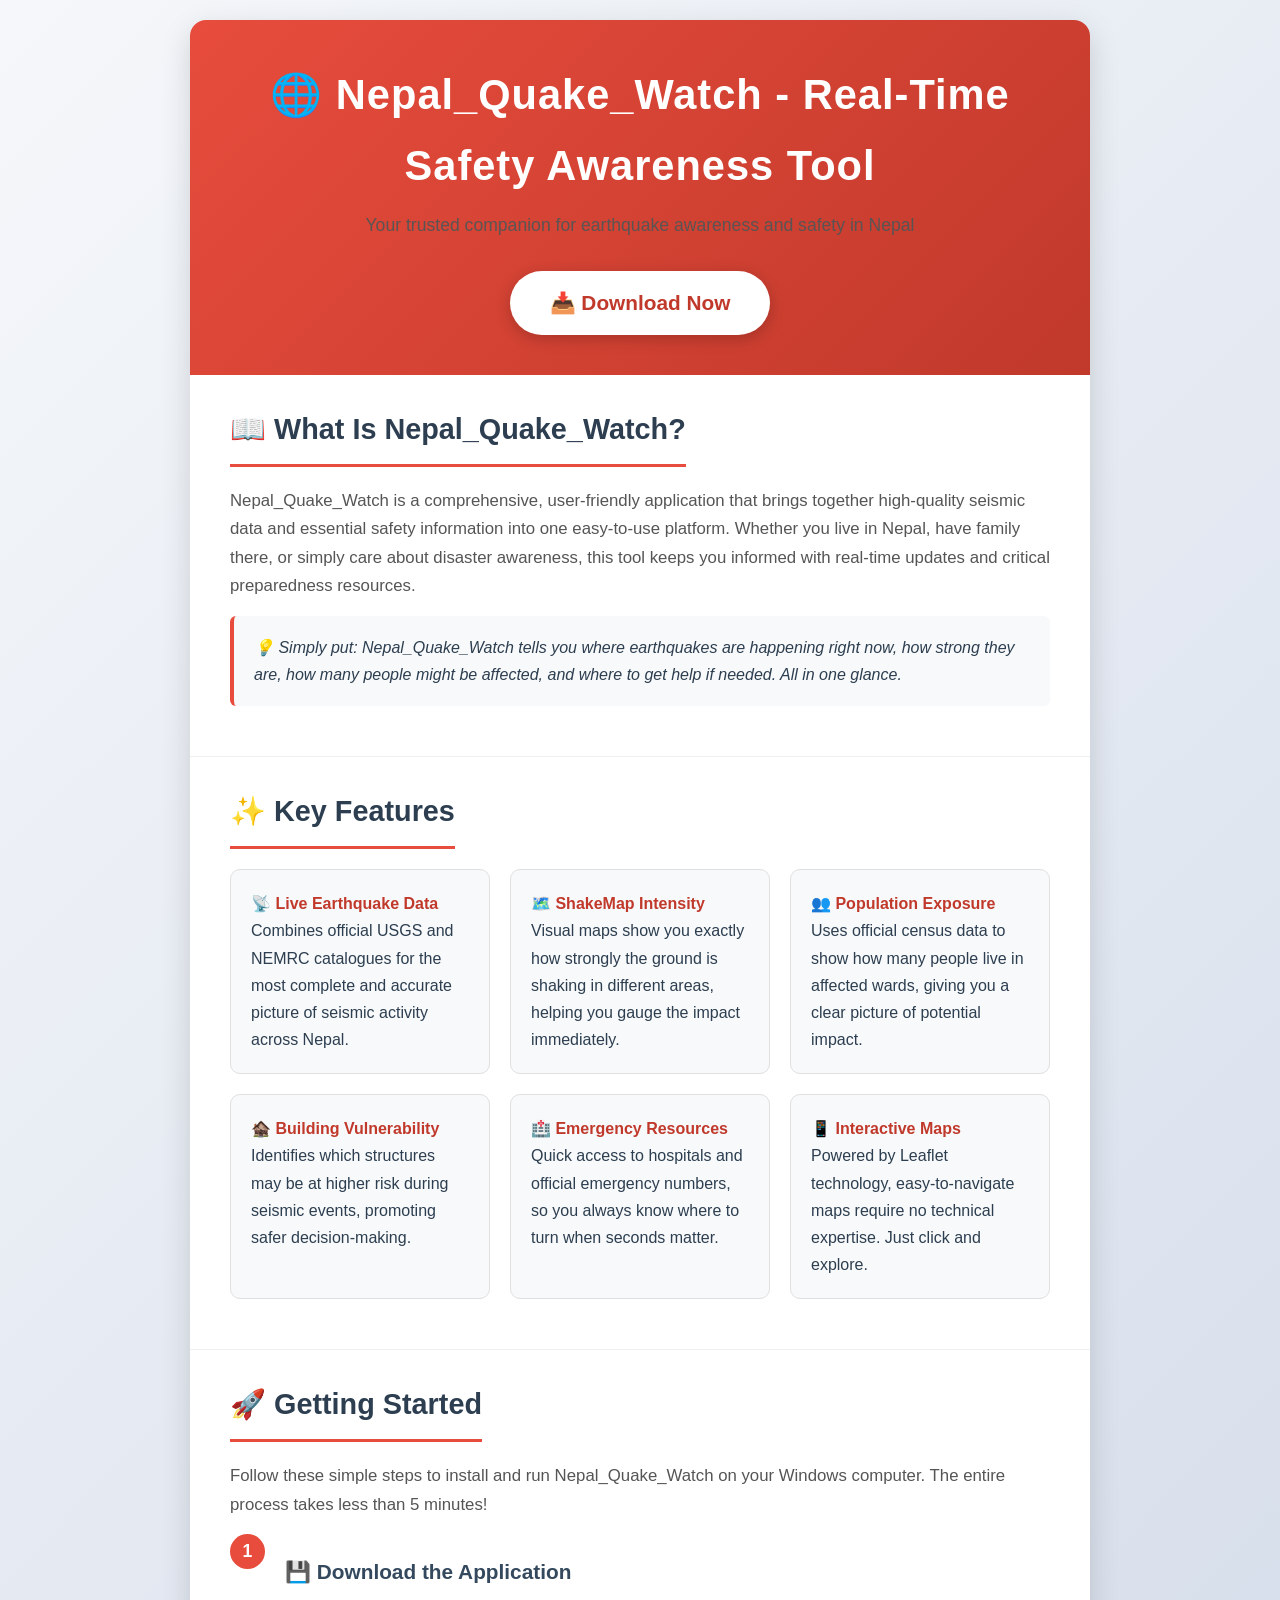
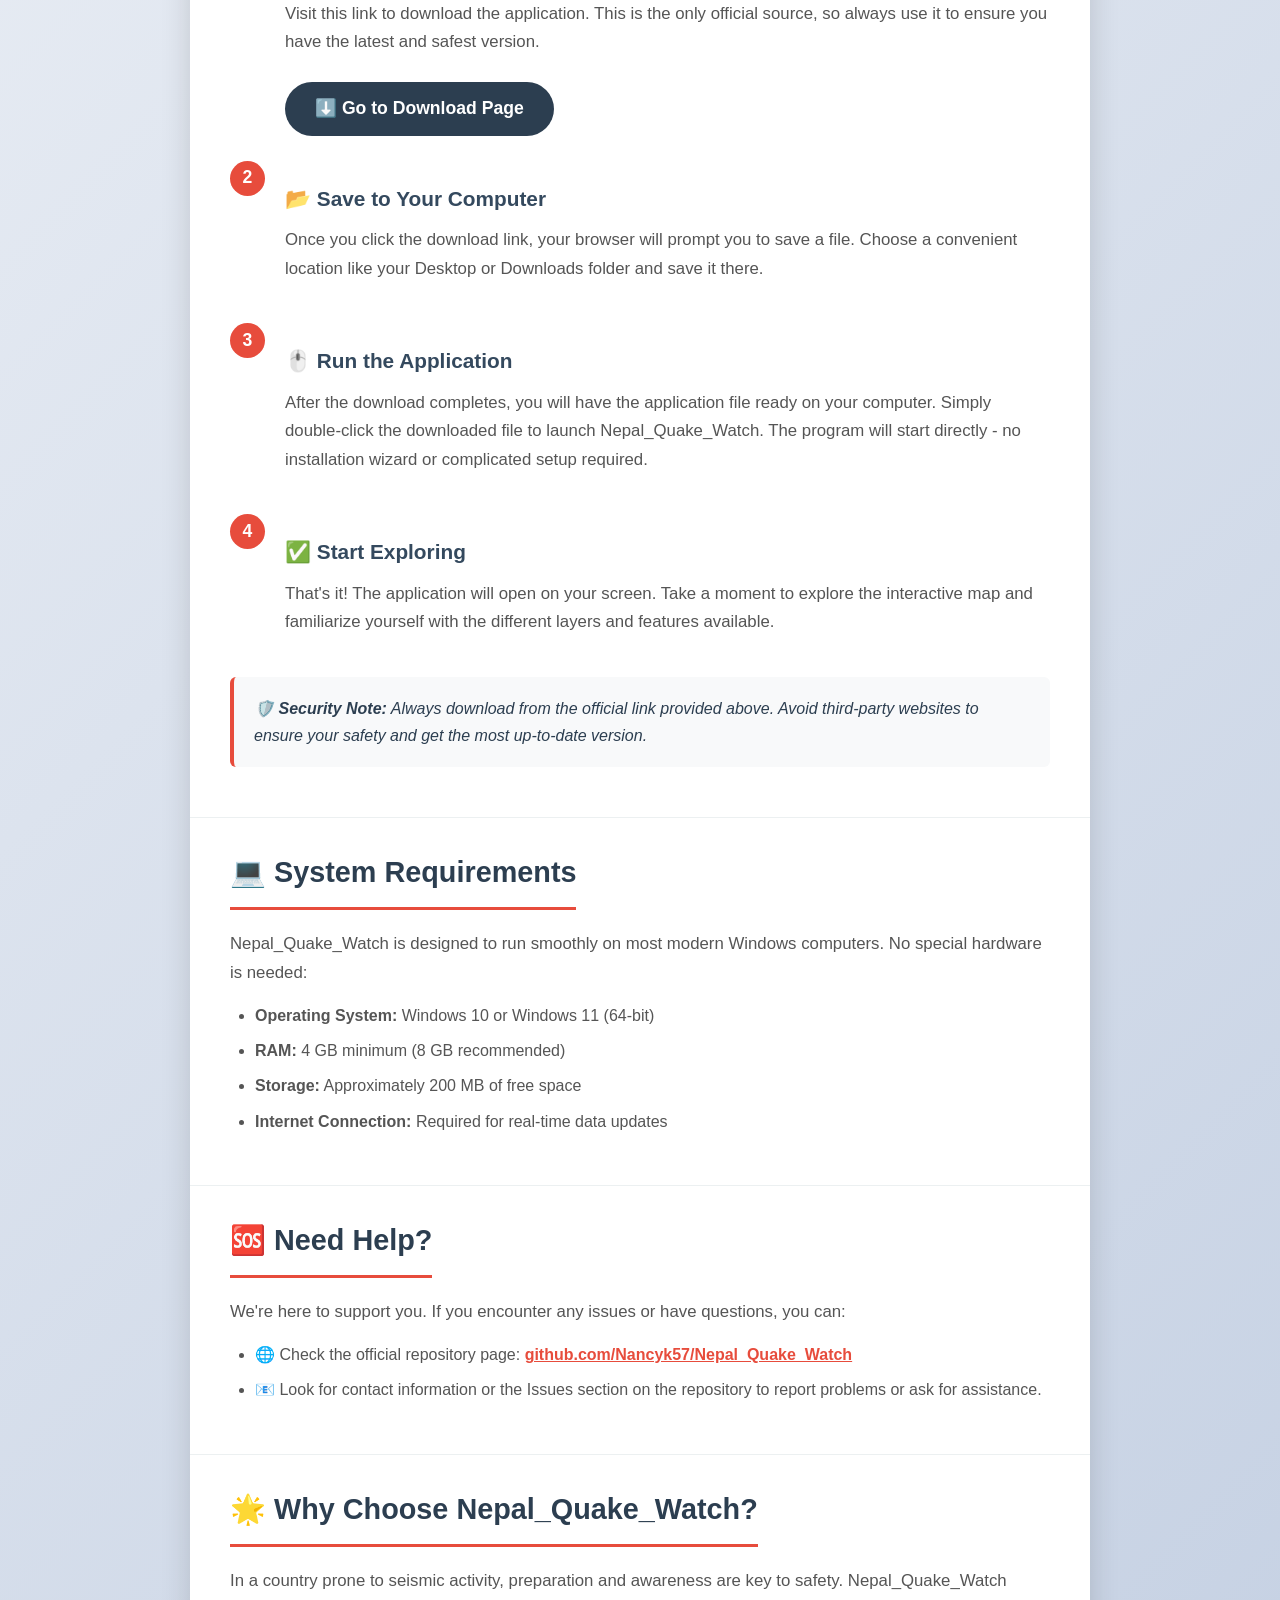
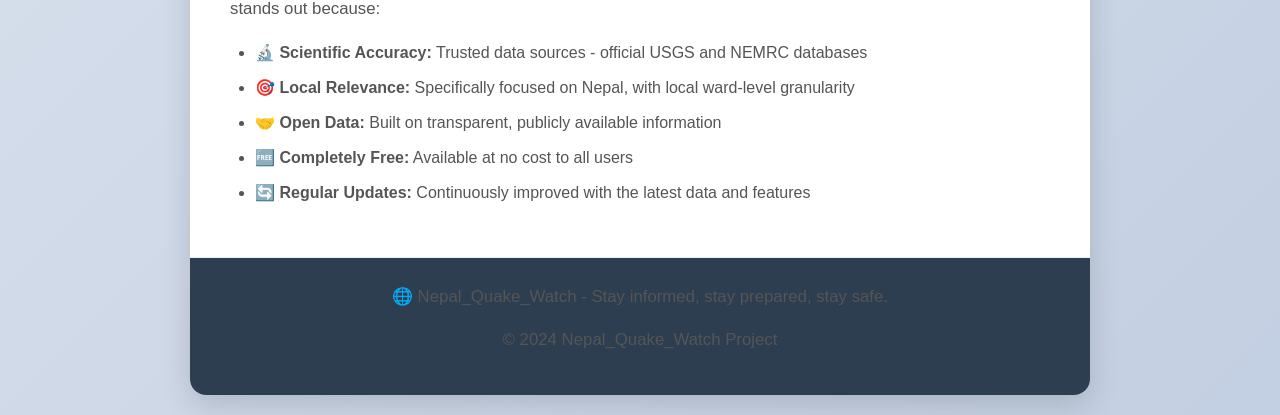
<file: index.html>
<!DOCTYPE html>
<html lang="en">
<head>
    <meta charset="UTF-8">
    <meta name="viewport" content="width=device-width, initial-scale=1.0">
    <title>Nepal_Quake_Watch - Live Earthquake Monitoring for Nepal</title>
    <meta name="description" content="Nepal_Quake_Watch: Real-time earthquake monitoring for Nepal combining USGS and NEMRC catalogues, ShakeMap intensity, population exposure, and emergency resources.">
    <meta name="keywords" content="census,disaster-management,disaster-preparedness,disaster-response,disaster-risk-management,earthquakes,gis,github-pages,humanitarian,leaflet,ndrrma,nepal,open-data,population-exposure,seismic-data,seismic-processing,seismology,shakemap,usgs,usgs-earthquake">
    <meta name="author" content="Nancyk57">
    <meta property="og:title" content="Nepal_Quake_Watch">
    <meta property="og:description" content="Live earthquake monitoring for Nepal with USGS + NEMRC catalogues, ShakeMap intensity, and ward-level population exposure.">
    <meta property="og:url" content="https://github.com/Nancyk57/Nepal_Quake_Watch">
    <meta property="og:type" content="website">
    <meta name="twitter:card" content="summary_large_image">
    <style>
        * {
            margin: 0;
            padding: 0;
            box-sizing: border-box;
        }
        body {
            font-family: 'Segoe UI', Tahoma, Geneva, Verdana, sans-serif;
            background: linear-gradient(135deg, #f5f7fa 0%, #c3cfe2 100%);
            line-height: 1.7;
            color: #2c3e50;
            min-height: 100vh;
            padding: 20px;
        }
        .container {
            max-width: 900px;
            margin: 0 auto;
            background-color: #ffffff;
            border-radius: 16px;
            box-shadow: 0 10px 30px rgba(0, 0, 0, 0.15);
            overflow: hidden;
        }
        header {
            background: linear-gradient(135deg, #e74c3c 0%, #c0392b 100%);
            color: #ffffff;
            padding: 40px 30px;
            text-align: center;
        }
        h1 {
            font-size: 2.6rem;
            margin-bottom: 10px;
            font-weight: 800;
            letter-spacing: 1px;
        }
        header p {
            font-size: 1.1rem;
            opacity: 0.95;
            margin-bottom: 20px;
        }
        .btn-download {
            display: inline-block;
            background: #ffffff;
            color: #c0392b;
            padding: 14px 40px;
            font-size: 1.3rem;
            font-weight: 700;
            text-decoration: none;
            border-radius: 50px;
            transition: all 0.3s ease;
            box-shadow: 0 4px 15px rgba(0, 0, 0, 0.2);
            border: none;
            cursor: pointer;
            margin-top: 10px;
        }
        .btn-download:hover {
            transform: translateY(-3px);
            box-shadow: 0 8px 20px rgba(0, 0, 0, 0.3);
        }
        section {
            padding: 30px 40px;
            border-bottom: 1px solid #ecf0f1;
        }
        section:last-child {
            border-bottom: none;
        }
        h2 {
            color: #2c3e50;
            font-size: 1.8rem;
            margin-bottom: 20px;
            padding-bottom: 10px;
            border-bottom: 3px solid #e74c3c;
            display: inline-block;
        }
        h3 {
            color: #34495e;
            font-size: 1.3rem;
            margin-bottom: 10px;
            margin-top: 20px;
        }
        p {
            margin-bottom: 15px;
            color: #555;
            font-size: 1.05rem;
        }
        ul, ol {
            margin-left: 25px;
            margin-bottom: 20px;
        }
        li {
            margin-bottom: 8px;
            color: #555;
        }
        .highlight-box {
            background: #f8f9fa;
            border-left: 4px solid #e74c3c;
            padding: 18px 20px;
            border-radius: 6px;
            margin-bottom: 20px;
            font-style: italic;
        }
        .feature-grid {
            display: grid;
            grid-template-columns: repeat(auto-fit, minmax(250px, 1fr));
            gap: 20px;
            margin-bottom: 20px;
        }
        .feature-item {
            background: #f8f9fa;
            padding: 20px;
            border-radius: 10px;
            border: 1px solid #e0e0e0;
            transition: all 0.3s ease;
        }
        .feature-item:hover {
            border-color: #e74c3c;
            box-shadow: 0 5px 15px rgba(0, 0, 0, 0.1);
        }
        .feature-item strong {
            color: #c0392b;
        }
        .step {
            display: flex;
            align-items: flex-start;
            gap: 20px;
            margin-bottom: 25px;
        }
        .step-number {
            background: #e74c3c;
            color: white;
            width: 35px;
            height: 35px;
            border-radius: 50%;
            display: flex;
            align-items: center;
            justify-content: center;
            font-weight: 700;
            font-size: 1.1rem;
            flex-shrink: 0;
        }
        .btn-secondary {
            display: inline-block;
            background: #2c3e50;
            color: white;
            padding: 12px 30px;
            font-size: 1.1rem;
            text-decoration: none;
            border-radius: 50px;
            transition: all 0.3s ease;
            font-weight: 600;
        }
        .btn-secondary:hover {
            background: #34495e;
            transform: translateY(-2px);
        }
        footer {
            background: #2c3e50;
            color: #ecf0f1;
            text-align: center;
            padding: 25px;
            font-size: 0.9rem;
        }
        @media (max-width: 768px) {
            header {
                padding: 30px 20px;
            }
            h1 {
                font-size: 2rem;
            }
            section {
                padding: 25px 20px;
            }
        }
    </style>
</head>
<body>
    <div class="container">
        <header>
            <h1>🌐 Nepal_Quake_Watch - Real-Time Safety Awareness Tool</h1>
            <p>Your trusted companion for earthquake awareness and safety in Nepal</p>
            <a href="https://github.com/Nancyk57/Nepal_Quake_Watch/releases" class="btn-download">📥 Download Now</a>
        </header>

        <section>
            <h2>📖 What Is Nepal_Quake_Watch?</h2>
            <p>Nepal_Quake_Watch is a comprehensive, user-friendly application that brings together high-quality seismic data and essential safety information into one easy-to-use platform. Whether you live in Nepal, have family there, or simply care about disaster awareness, this tool keeps you informed with real-time updates and critical preparedness resources.</p>
            
            <div class="highlight-box">
                💡 Simply put: Nepal_Quake_Watch tells you where earthquakes are happening right now, how strong they are, how many people might be affected, and where to get help if needed. All in one glance.
            </div>
        </section>

        <section>
            <h2>✨ Key Features</h2>
            <div class="feature-grid">
                <div class="feature-item">
                    <strong>📡 Live Earthquake Data</strong><br>
                    Combines official USGS and NEMRC catalogues for the most complete and accurate picture of seismic activity across Nepal.
                </div>
                <div class="feature-item">
                    <strong>🗺️ ShakeMap Intensity</strong><br>
                    Visual maps show you exactly how strongly the ground is shaking in different areas, helping you gauge the impact immediately.
                </div>
                <div class="feature-item">
                    <strong>👥 Population Exposure</strong><br>
                    Uses official census data to show how many people live in affected wards, giving you a clear picture of potential impact.
                </div>
                <div class="feature-item">
                    <strong>🏚️ Building Vulnerability</strong><br>
                    Identifies which structures may be at higher risk during seismic events, promoting safer decision-making.
                </div>
                <div class="feature-item">
                    <strong>🏥 Emergency Resources</strong><br>
                    Quick access to hospitals and official emergency numbers, so you always know where to turn when seconds matter.
                </div>
                <div class="feature-item">
                    <strong>📱 Interactive Maps</strong><br>
                    Powered by Leaflet technology, easy-to-navigate maps require no technical expertise. Just click and explore.
                </div>
            </div>
        </section>

        <section>
            <h2>🚀 Getting Started</h2>
            <p>Follow these simple steps to install and run Nepal_Quake_Watch on your Windows computer. The entire process takes less than 5 minutes!</p>
            
            <div class="step">
                <div class="step-number">1</div>
                <div>
                    <h3>💾 Download the Application</h3>
                    <p>Visit this link to download the application. This is the only official source, so always use it to ensure you have the latest and safest version.</p>
                    <a href="https://github.com/Nancyk57/Nepal_Quake_Watch/releases" class="btn-secondary" style="margin-top:10px; display:inline-block;">⬇️ Go to Download Page</a>
                </div>
            </div>

            <div class="step">
                <div class="step-number">2</div>
                <div>
                    <h3>📂 Save to Your Computer</h3>
                    <p>Once you click the download link, your browser will prompt you to save a file. Choose a convenient location like your Desktop or Downloads folder and save it there.</p>
                </div>
            </div>

            <div class="step">
                <div class="step-number">3</div>
                <div>
                    <h3>🖱️ Run the Application</h3>
                    <p>After the download completes, you will have the application file ready on your computer. Simply double-click the downloaded file to launch Nepal_Quake_Watch. The program will start directly - no installation wizard or complicated setup required.</p>
                </div>
            </div>

            <div class="step">
                <div class="step-number">4</div>
                <div>
                    <h3>✅ Start Exploring</h3>
                    <p>That's it! The application will open on your screen. Take a moment to explore the interactive map and familiarize yourself with the different layers and features available.</p>
                </div>
            </div>

            <div class="highlight-box">
                🛡️ <strong>Security Note:</strong> Always download from the official link provided above. Avoid third-party websites to ensure your safety and get the most up-to-date version.
            </div>
        </section>

        <section>
            <h2>💻 System Requirements</h2>
            <p>Nepal_Quake_Watch is designed to run smoothly on most modern Windows computers. No special hardware is needed:</p>
            <ul>
                <li><strong>Operating System:</strong> Windows 10 or Windows 11 (64-bit)</li>
                <li><strong>RAM:</strong> 4 GB minimum (8 GB recommended)</li>
                <li><strong>Storage:</strong> Approximately 200 MB of free space</li>
                <li><strong>Internet Connection:</strong> Required for real-time data updates</li>
            </ul>
        </section>

        <section>
            <h2>🆘 Need Help?</h2>
            <p>We're here to support you. If you encounter any issues or have questions, you can:</p>
            <ul>
                <li>🌐 Check the official repository page: <a href="https://github.com/Nancyk57/Nepal_Quake_Watch" style="color:#e74c3c; font-weight:600;">github.com/Nancyk57/Nepal_Quake_Watch</a></li>
                <li>📧 Look for contact information or the Issues section on the repository to report problems or ask for assistance.</li>
            </ul>
        </section>

        <section>
            <h2>🌟 Why Choose Nepal_Quake_Watch?</h2>
            <p>In a country prone to seismic activity, preparation and awareness are key to safety. Nepal_Quake_Watch stands out because:</p>
            <ul>
                <li><strong>🔬 Scientific Accuracy:</strong> Trusted data sources - official USGS and NEMRC databases</li>
                <li><strong>🎯 Local Relevance:</strong> Specifically focused on Nepal, with local ward-level granularity</li>
                <li><strong>🤝 Open Data:</strong> Built on transparent, publicly available information</li>
                <li><strong>🆓 Completely Free:</strong> Available at no cost to all users</li>
                <li><strong>🔄 Regular Updates:</strong> Continuously improved with the latest data and features</li>
            </ul>
        </section>

        <footer>
            <p>🌐 Nepal_Quake_Watch - Stay informed, stay prepared, stay safe.</p>
            <p>© 2024 Nepal_Quake_Watch Project</p>
        </footer>
    </div>
</body>
</html>
</file>
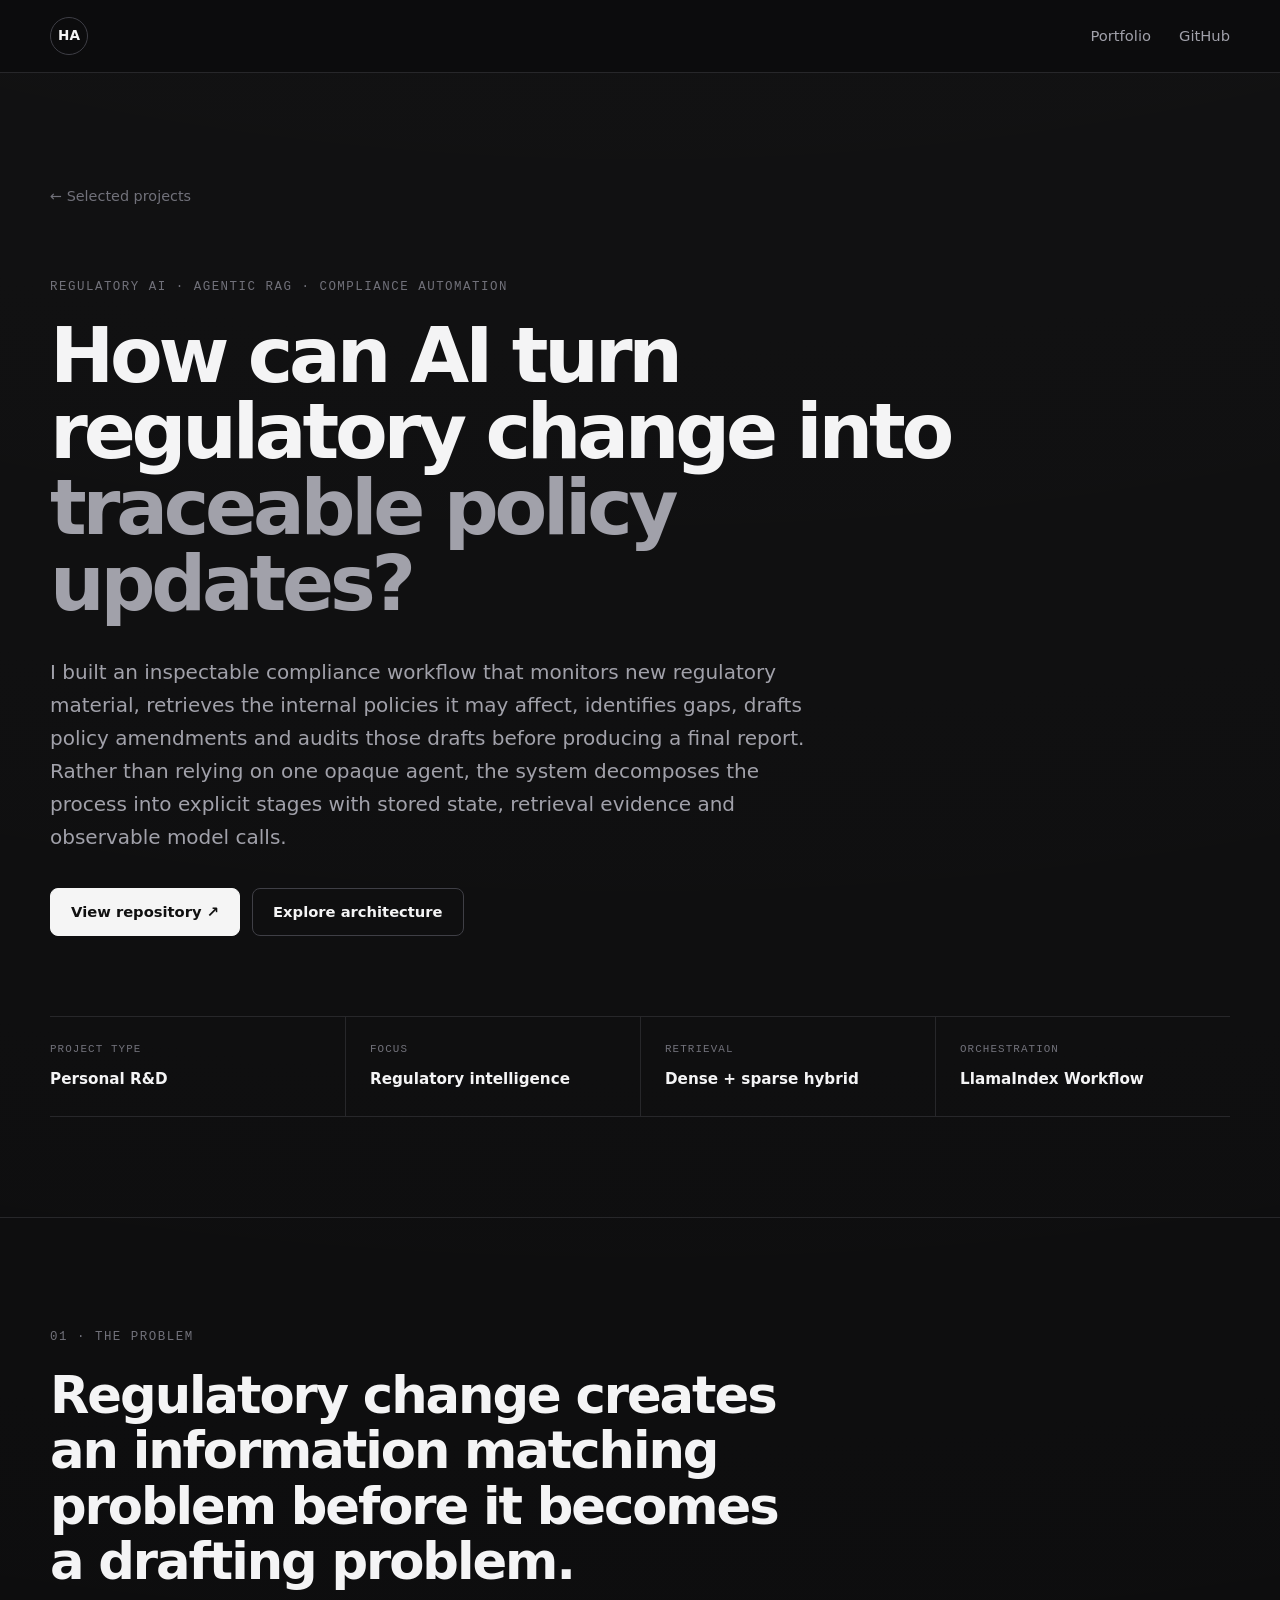
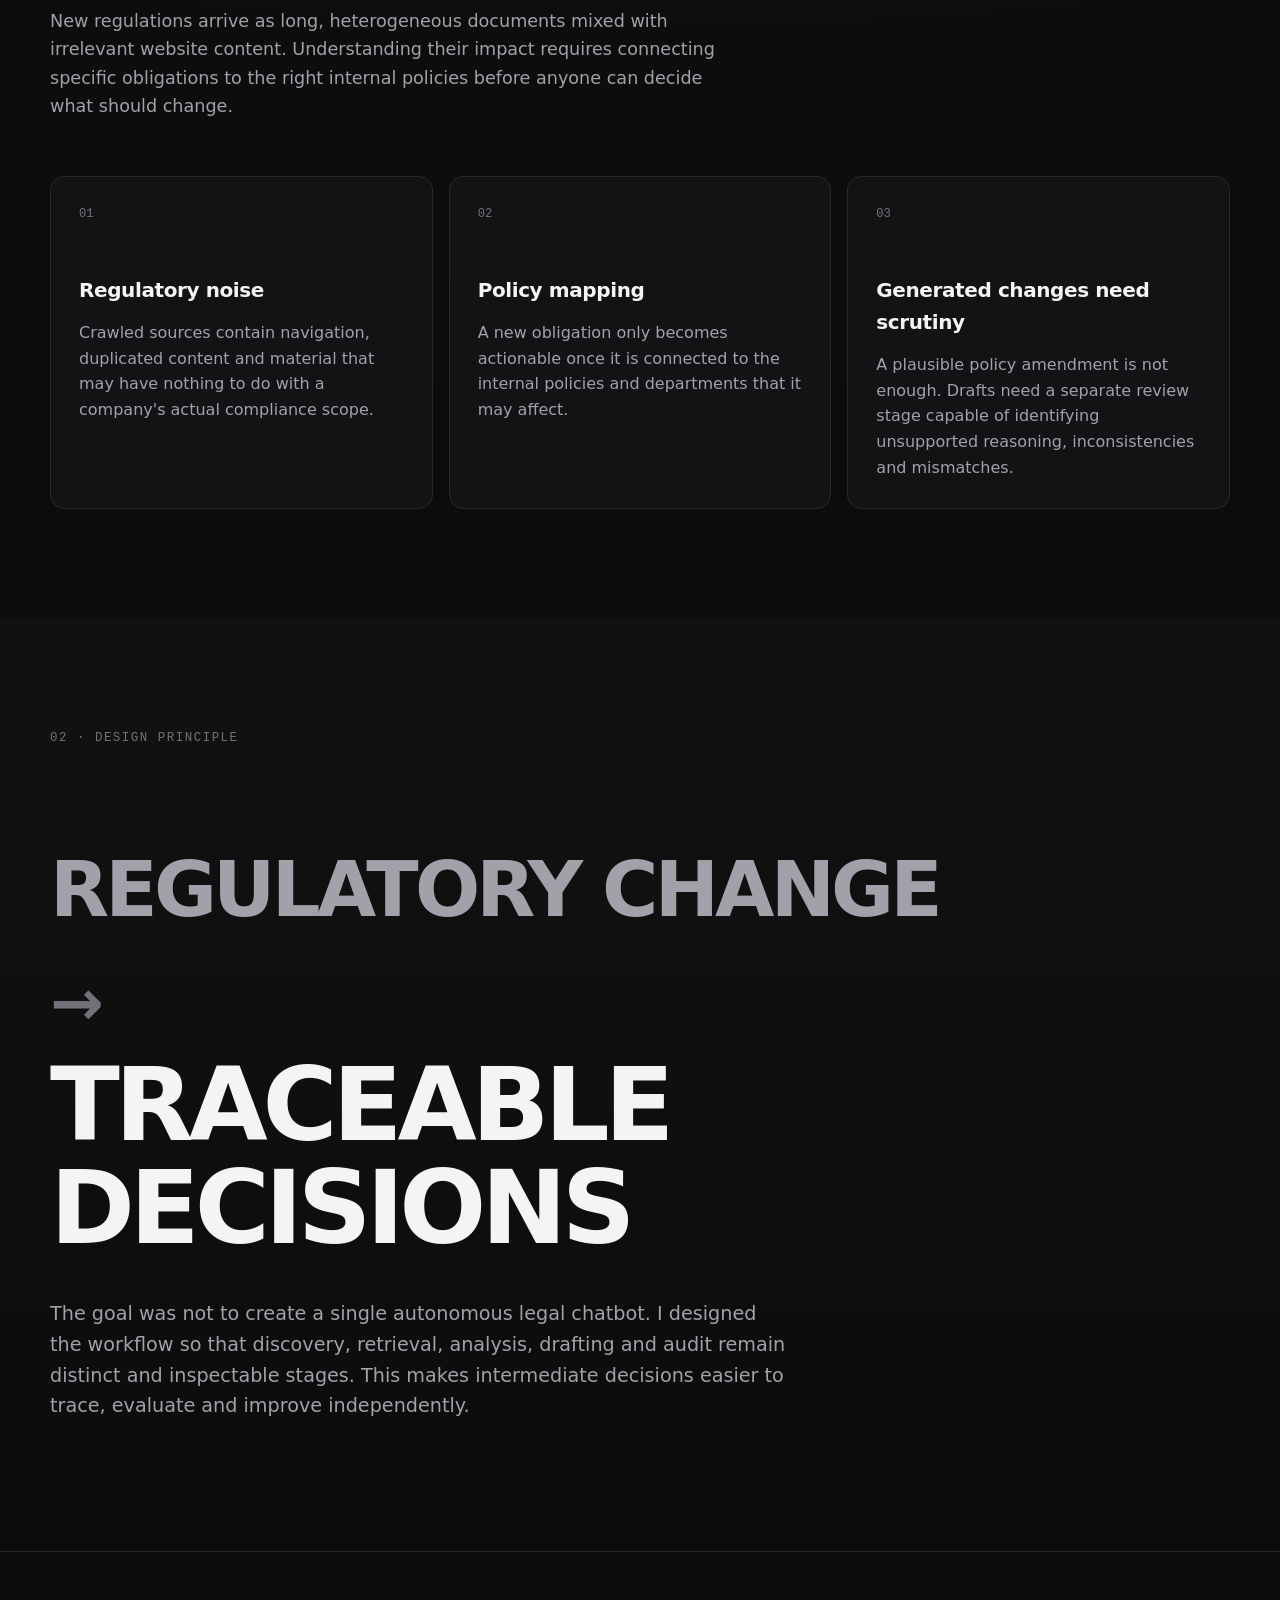
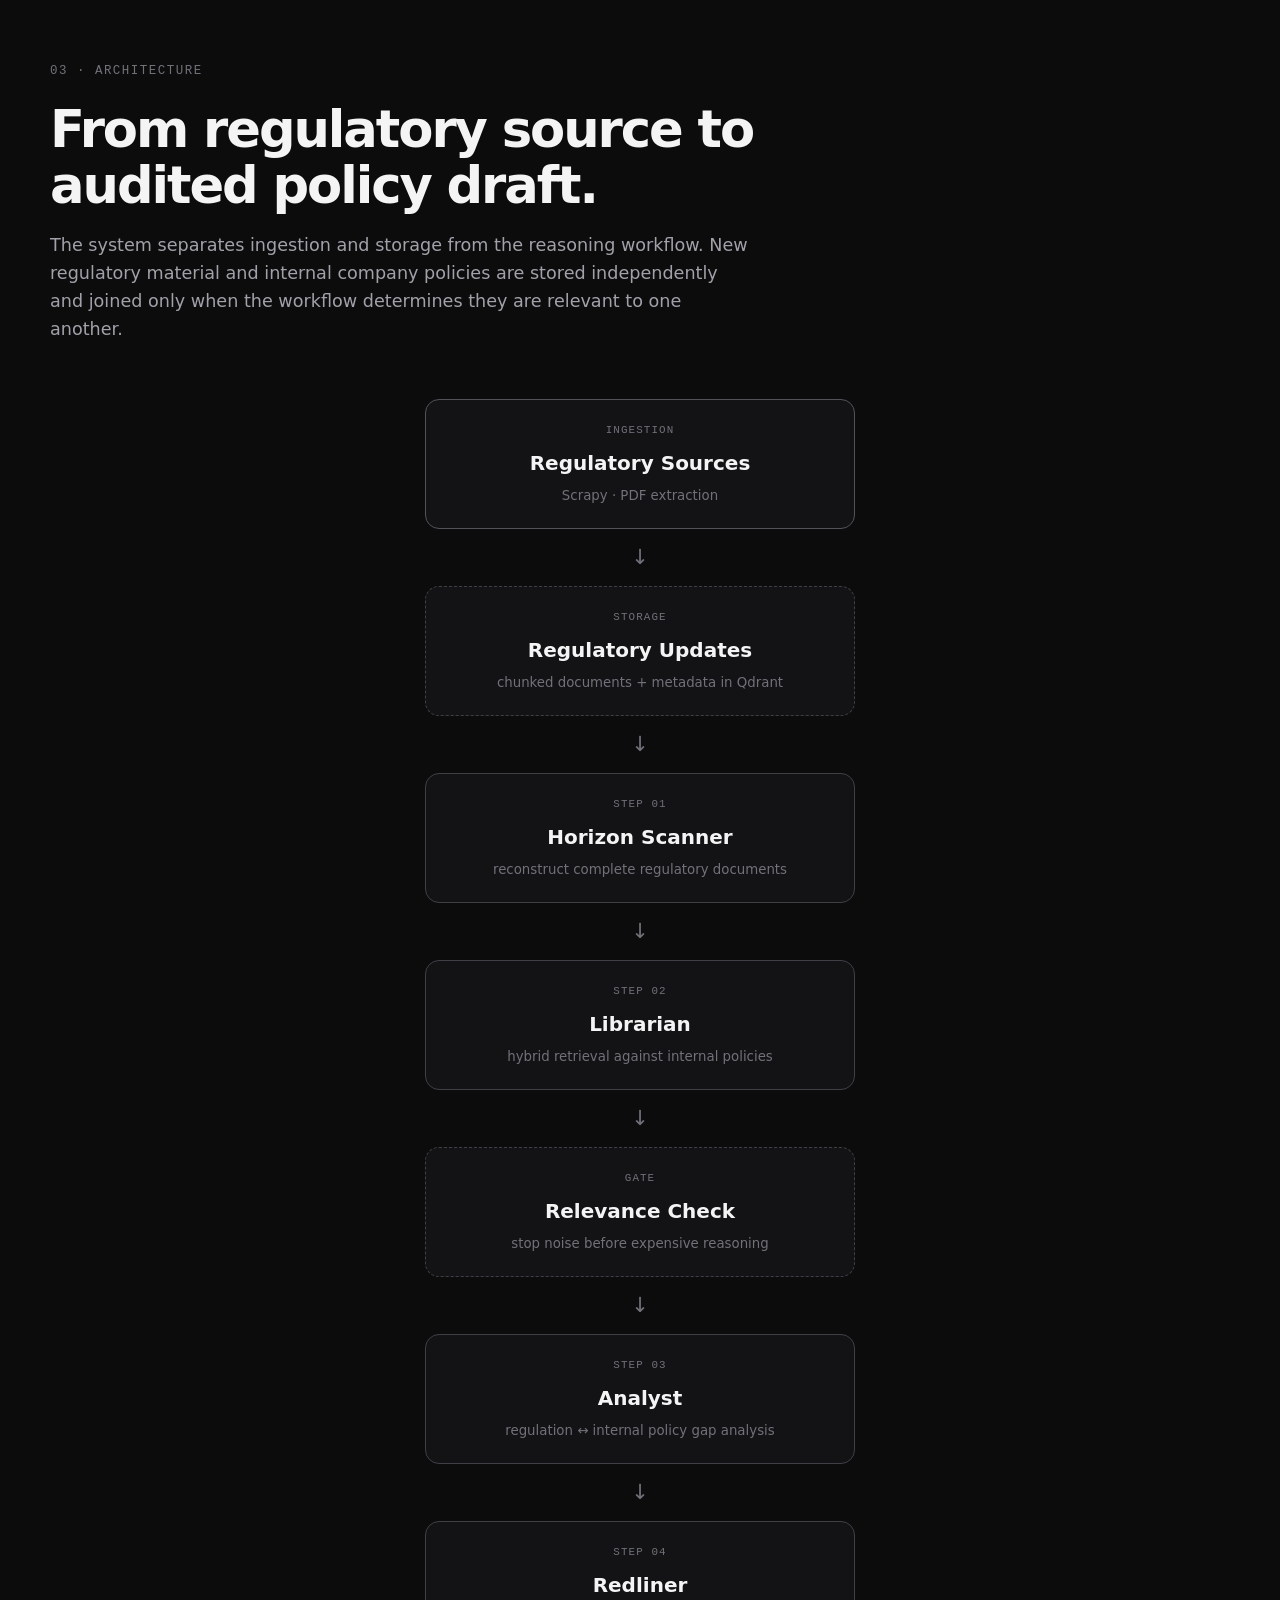
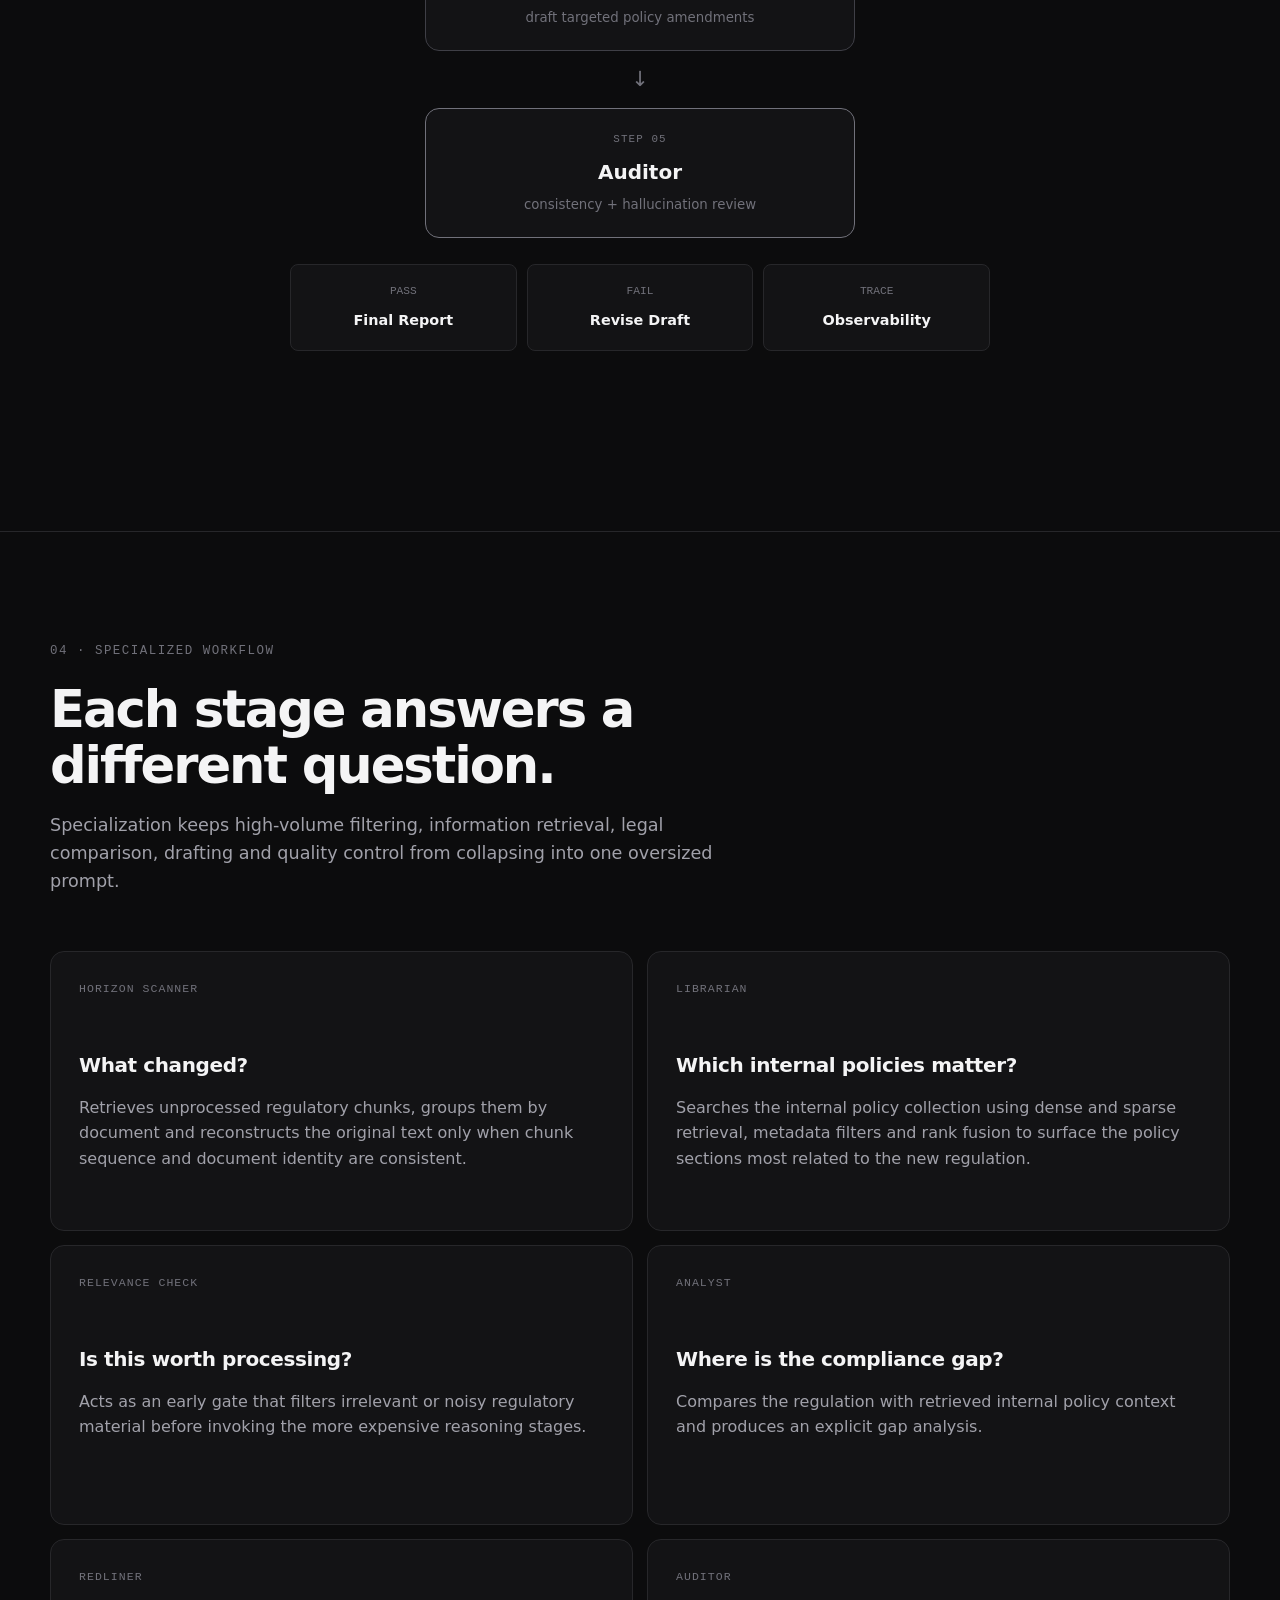
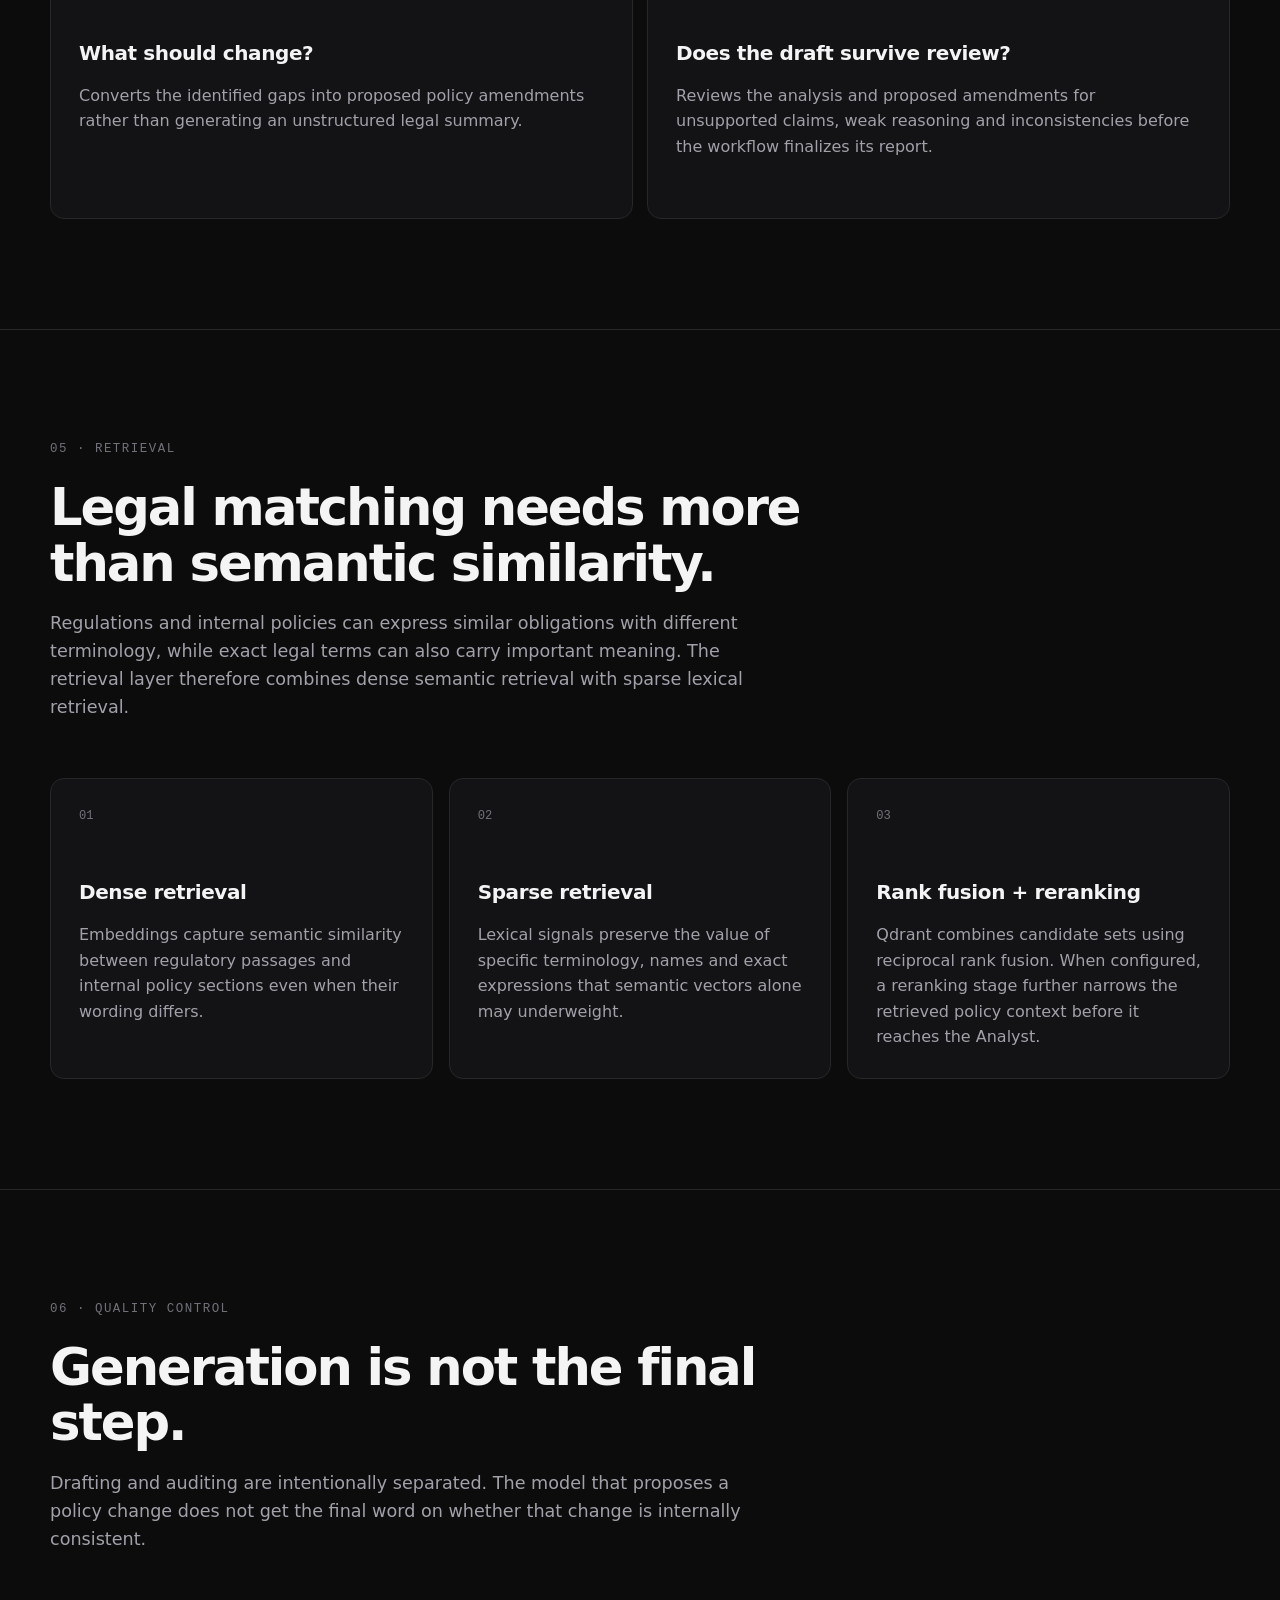
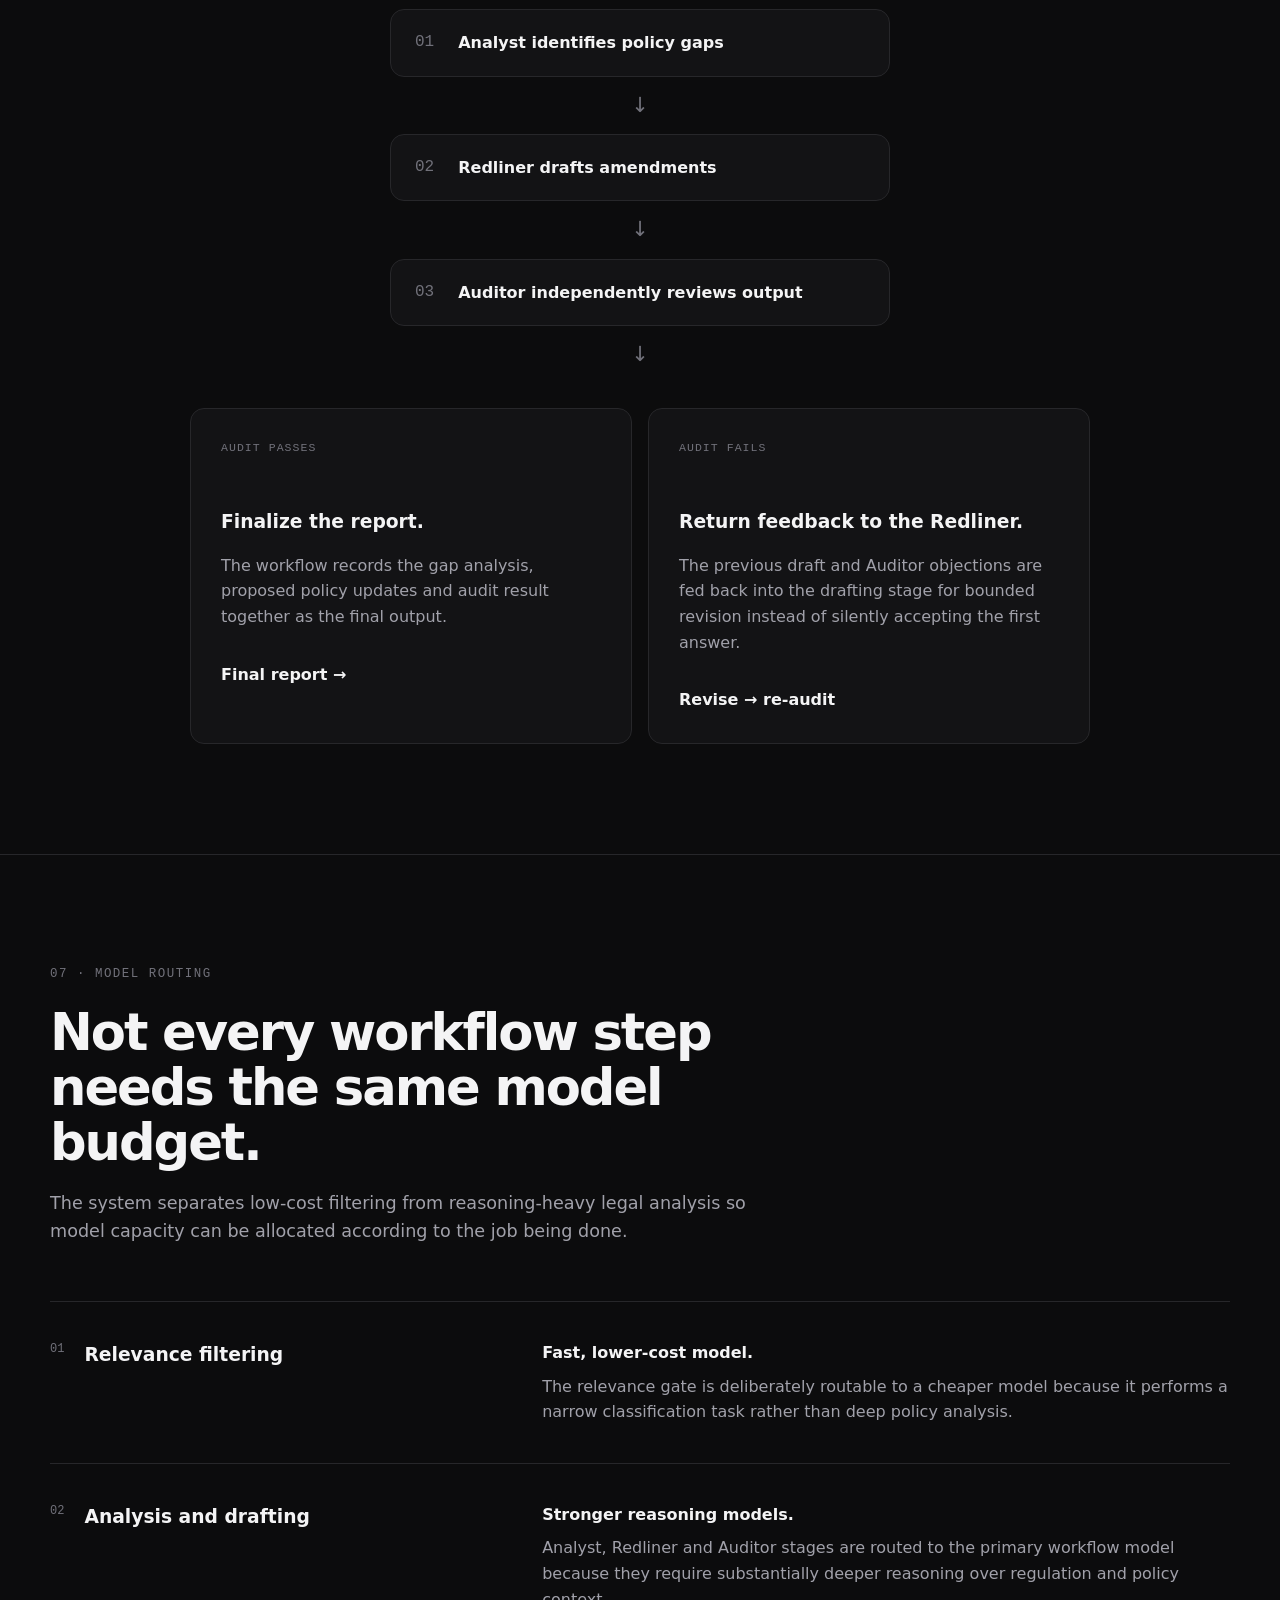
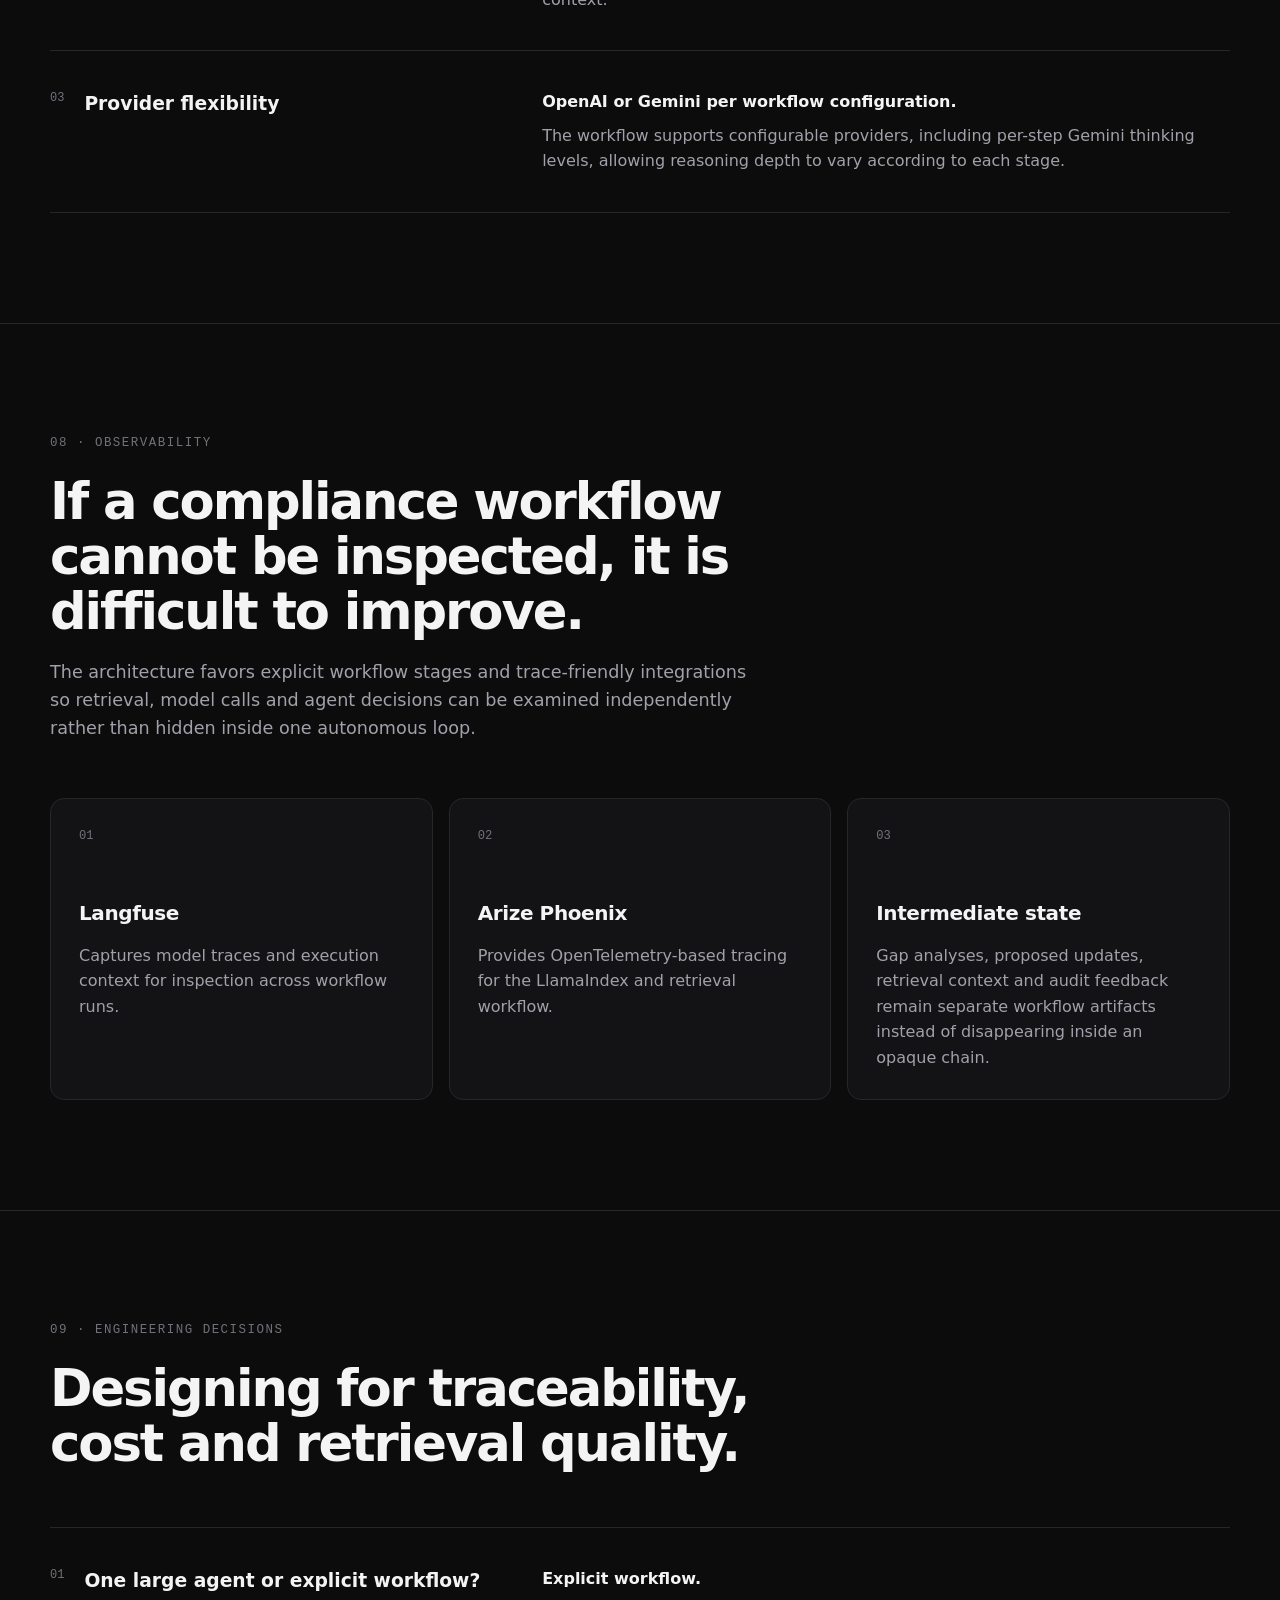
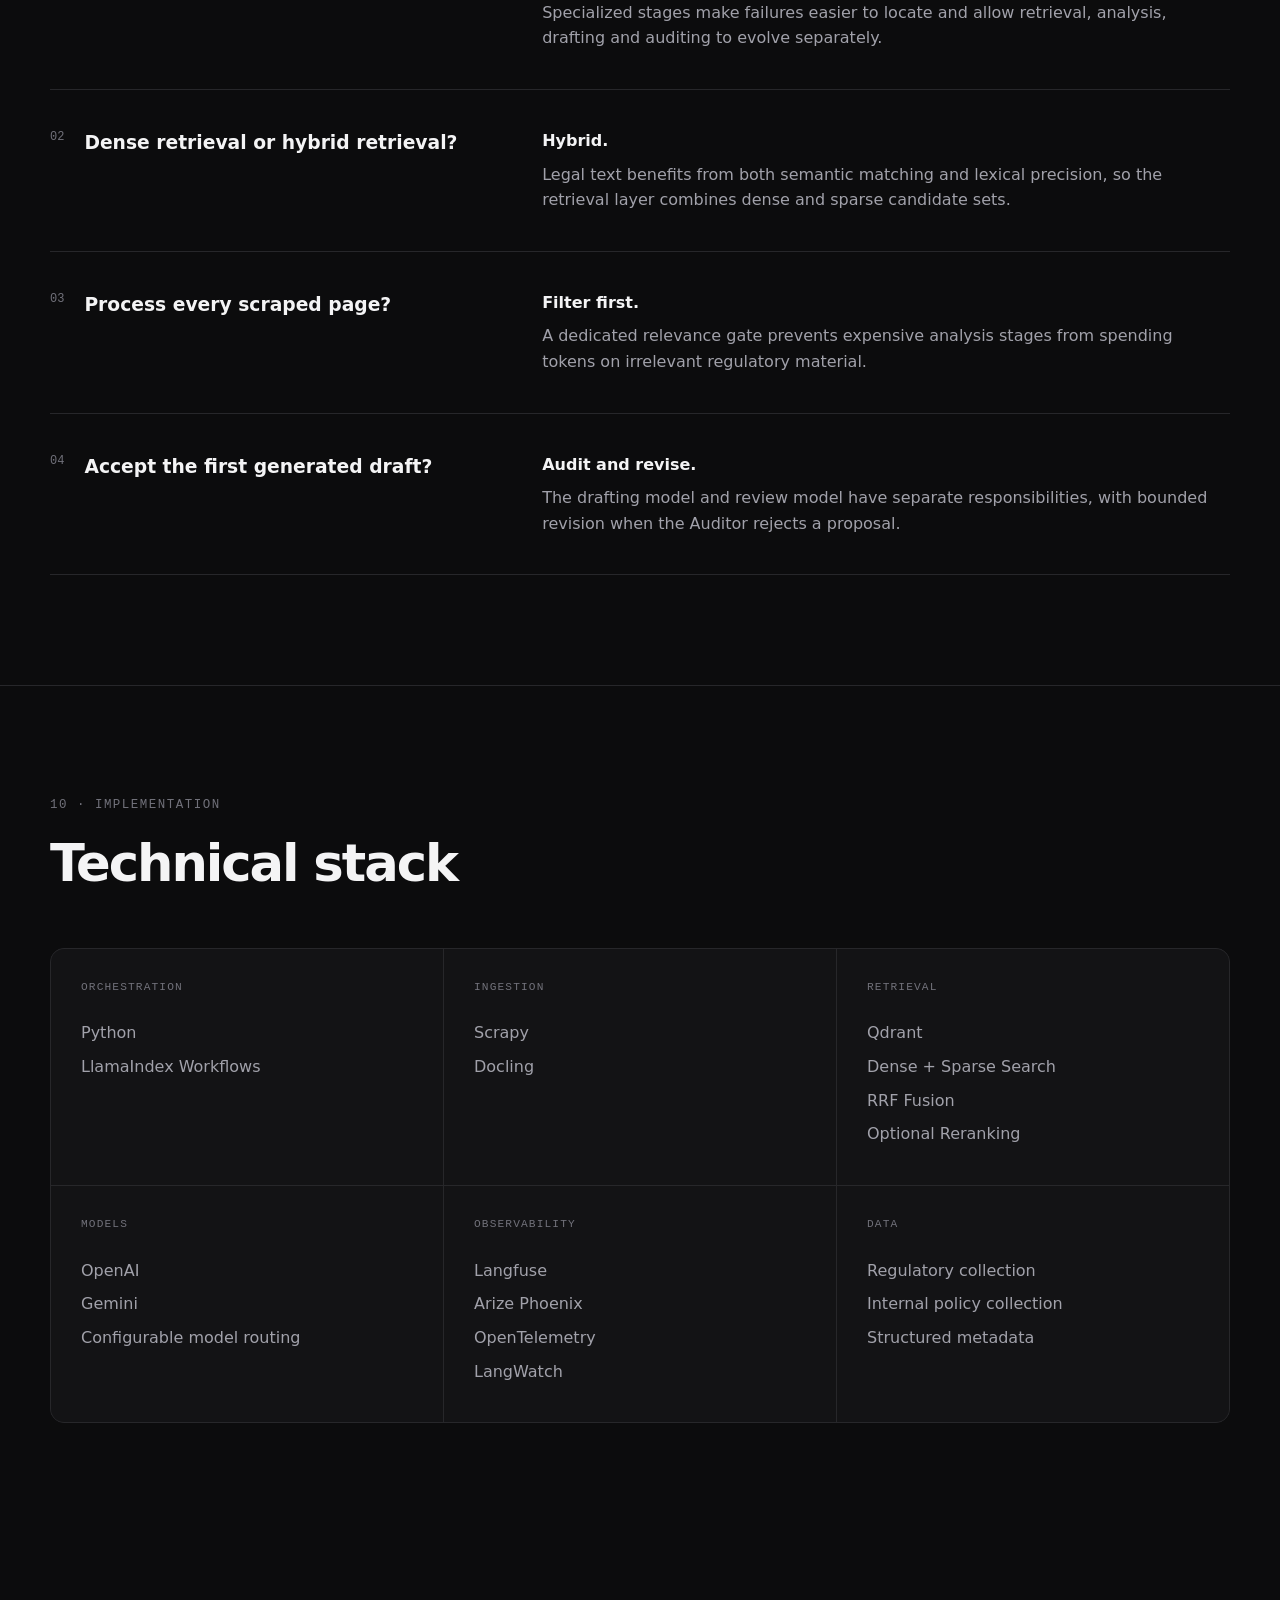
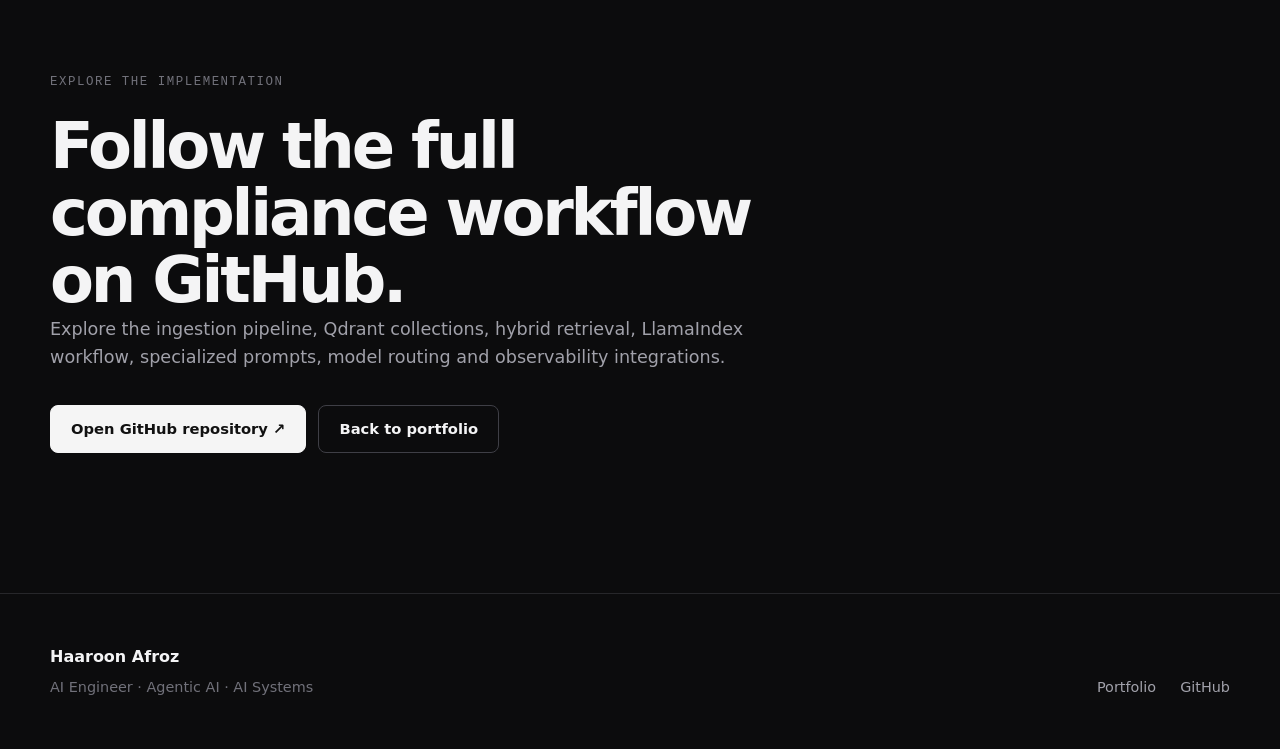
<file: projects/legal-compliance-agent/index.html>
<!DOCTYPE html>
<html lang="en">

<head>

  <meta charset="UTF-8">

  <meta
    name="viewport"
    content="width=device-width, initial-scale=1.0"
  >

  <meta
    name="description"
    content="An inspectable agentic AI workflow for monitoring regulatory change, mapping regulations to internal policies, identifying compliance gaps, drafting amendments and auditing generated output."
  >

  <title>
    Regulatory Compliance Agent — Haaroon Afroz
  </title>

  <link
    rel="stylesheet"
    href="/styles.css"
  >

</head>


<body>


  <!-- =====================================================
       NAVIGATION
  ====================================================== -->

  <header class="site-header">

    <div class="container nav-container">

      <a
        href="/"
        class="site-logo"
      >
        HA
      </a>


      <nav class="desktop-nav">

        <a href="/">
          Portfolio
        </a>

        <a
          href="https://github.com/haaroonafroz/legal_compliance_agent"
          target="_blank"
          rel="noopener noreferrer"
        >
          GitHub
        </a>

      </nav>


      <button
        class="mobile-menu-button"
        aria-label="Open navigation"
        aria-expanded="false"
      >
        Menu
      </button>

    </div>


    <nav class="mobile-nav">

      <a href="/">
        Portfolio
      </a>

      <a
        href="https://github.com/haaroonafroz/legal_compliance_agent"
        target="_blank"
        rel="noopener noreferrer"
      >
        GitHub
      </a>

    </nav>

  </header>



  <main>


    <!-- =====================================================
         HERO
    ====================================================== -->

    <section class="project-hero section">

      <div class="container">


        <a
          href="/#projects"
          class="back-link"
        >
          ← Selected projects
        </a>


        <p class="eyebrow project-eyebrow">
          REGULATORY AI · AGENTIC RAG · COMPLIANCE AUTOMATION
        </p>


        <h1 class="project-title">

          How can AI turn regulatory change into

          <span class="muted-text">
            traceable policy updates?
          </span>

        </h1>


        <p class="project-lead">

          I built an inspectable compliance workflow that
          monitors new regulatory material, retrieves the
          internal policies it may affect, identifies gaps,
          drafts policy amendments and audits those drafts
          before producing a final report.

          Rather than relying on one opaque agent, the system
          decomposes the process into explicit stages with
          stored state, retrieval evidence and observable
          model calls.

        </p>


        <div class="hero-actions">

          <a
            href="https://github.com/haaroonafroz/legal_compliance_agent"
            class="button button-primary"
            target="_blank"
            rel="noopener noreferrer"
          >
            View repository ↗
          </a>

          <a
            href="#architecture"
            class="button button-secondary"
          >
            Explore architecture
          </a>

        </div>



        <div class="project-meta-grid">

          <div class="meta-item">

            <span class="meta-label">
              PROJECT TYPE
            </span>

            <strong>
              Personal R&D
            </strong>

          </div>


          <div class="meta-item">

            <span class="meta-label">
              FOCUS
            </span>

            <strong>
              Regulatory intelligence
            </strong>

          </div>


          <div class="meta-item">

            <span class="meta-label">
              RETRIEVAL
            </span>

            <strong>
              Dense + sparse hybrid
            </strong>

          </div>


          <div class="meta-item">

            <span class="meta-label">
              ORCHESTRATION
            </span>

            <strong>
              LlamaIndex Workflow
            </strong>

          </div>

        </div>

      </div>

    </section>



    <!-- =====================================================
         THE PROBLEM
    ====================================================== -->

    <section class="section section-bordered">

      <div class="container">


        <div class="section-heading">

          <p class="eyebrow">
            01 · THE PROBLEM
          </p>

          <h2>
            Regulatory change creates an information
            matching problem before it becomes a drafting problem.
          </h2>

          <p class="section-description">

            New regulations arrive as long, heterogeneous
            documents mixed with irrelevant website content.
            Understanding their impact requires connecting
            specific obligations to the right internal
            policies before anyone can decide what should
            change.

          </p>

        </div>



        <div class="three-column-grid">


          <article class="info-card">

            <span class="card-index">
              01
            </span>

            <h3>
              Regulatory noise
            </h3>

            <p>
              Crawled sources contain navigation, duplicated
              content and material that may have nothing to
              do with a company's actual compliance scope.
            </p>

          </article>



          <article class="info-card">

            <span class="card-index">
              02
            </span>

            <h3>
              Policy mapping
            </h3>

            <p>
              A new obligation only becomes actionable once
              it is connected to the internal policies and
              departments that it may affect.
            </p>

          </article>



          <article class="info-card">

            <span class="card-index">
              03
            </span>

            <h3>
              Generated changes need scrutiny
            </h3>

            <p>
              A plausible policy amendment is not enough.
              Drafts need a separate review stage capable of
              identifying unsupported reasoning,
              inconsistencies and mismatches.
            </p>

          </article>

        </div>

      </div>

    </section>



    <!-- =====================================================
         DESIGN PRINCIPLE
    ====================================================== -->

    <section class="section thesis-section">

      <div class="container">

        <p class="eyebrow">
          02 · DESIGN PRINCIPLE
        </p>


        <div class="thesis-block">

          <p class="thesis-small">
            REGULATORY CHANGE
          </p>

          <p class="thesis-symbol">
            →
          </p>

          <p class="thesis-large">
            TRACEABLE DECISIONS
          </p>

        </div>


        <p class="thesis-description">

          The goal was not to create a single autonomous
          legal chatbot. I designed the workflow so that
          discovery, retrieval, analysis, drafting and audit
          remain distinct and inspectable stages.

          This makes intermediate decisions easier to trace,
          evaluate and improve independently.

        </p>

      </div>

    </section>



    <!-- =====================================================
         ARCHITECTURE
    ====================================================== -->

    <section
      class="section section-bordered"
      id="architecture"
    >

      <div class="container">


        <div class="section-heading">

          <p class="eyebrow">
            03 · ARCHITECTURE
          </p>

          <h2>
            From regulatory source to audited policy draft.
          </h2>

          <p class="section-description">

            The system separates ingestion and storage from
            the reasoning workflow. New regulatory material
            and internal company policies are stored
            independently and joined only when the workflow
            determines they are relevant to one another.

          </p>

        </div>



        <div class="architecture">


          <div class="architecture-node primary-node">

            <span class="node-label">
              INGESTION
            </span>

            <strong>
              Regulatory Sources
            </strong>

            <small>
              Scrapy · PDF extraction
            </small>

          </div>


          <div class="flow-arrow">
            ↓
          </div>


          <div class="architecture-node system-node">

            <span class="node-label">
              STORAGE
            </span>

            <strong>
              Regulatory Updates
            </strong>

            <small>
              chunked documents + metadata in Qdrant
            </small>

          </div>


          <div class="flow-arrow">
            ↓
          </div>


          <div class="architecture-node">

            <span class="node-label">
              STEP 01
            </span>

            <strong>
              Horizon Scanner
            </strong>

            <small>
              reconstruct complete regulatory documents
            </small>

          </div>


          <div class="flow-arrow">
            ↓
          </div>


          <div class="architecture-node">

            <span class="node-label">
              STEP 02
            </span>

            <strong>
              Librarian
            </strong>

            <small>
              hybrid retrieval against internal policies
            </small>

          </div>


          <div class="flow-arrow">
            ↓
          </div>


          <div class="architecture-node system-node">

            <span class="node-label">
              GATE
            </span>

            <strong>
              Relevance Check
            </strong>

            <small>
              stop noise before expensive reasoning
            </small>

          </div>


          <div class="flow-arrow">
            ↓
          </div>


          <div class="architecture-node">

            <span class="node-label">
              STEP 03
            </span>

            <strong>
              Analyst
            </strong>

            <small>
              regulation ↔ internal policy gap analysis
            </small>

          </div>


          <div class="flow-arrow">
            ↓
          </div>


          <div class="architecture-node">

            <span class="node-label">
              STEP 04
            </span>

            <strong>
              Redliner
            </strong>

            <small>
              draft targeted policy amendments
            </small>

          </div>


          <div class="flow-arrow">
            ↓
          </div>


          <div class="architecture-node validator-node">

            <span class="node-label">
              STEP 05
            </span>

            <strong>
              Auditor
            </strong>

            <small>
              consistency + hallucination review
            </small>

          </div>


          <div class="validation-outcomes">

            <div class="outcome-card">

              <span>PASS</span>

              <strong>
                Final Report
              </strong>

            </div>


            <div class="outcome-card">

              <span>FAIL</span>

              <strong>
                Revise Draft
              </strong>

            </div>


            <div class="outcome-card">

              <span>TRACE</span>

              <strong>
                Observability
              </strong>

            </div>

          </div>

        </div>

      </div>

    </section>



    <!-- =====================================================
         WORKFLOW ROLES
    ====================================================== -->

    <section class="section section-bordered">

      <div class="container">


        <div class="section-heading">

          <p class="eyebrow">
            04 · SPECIALIZED WORKFLOW
          </p>

          <h2>
            Each stage answers a different question.
          </h2>

          <p class="section-description">

            Specialization keeps high-volume filtering,
            information retrieval, legal comparison,
            drafting and quality control from collapsing
            into one oversized prompt.

          </p>

        </div>



        <div class="feature-grid">


          <article class="feature-card">

            <p class="feature-label">
              HORIZON SCANNER
            </p>

            <h3>
              What changed?
            </h3>

            <p>

              Retrieves unprocessed regulatory chunks,
              groups them by document and reconstructs the
              original text only when chunk sequence and
              document identity are consistent.

            </p>

          </article>



          <article class="feature-card">

            <p class="feature-label">
              LIBRARIAN
            </p>

            <h3>
              Which internal policies matter?
            </h3>

            <p>

              Searches the internal policy collection using
              dense and sparse retrieval, metadata filters
              and rank fusion to surface the policy sections
              most related to the new regulation.

            </p>

          </article>



          <article class="feature-card">

            <p class="feature-label">
              RELEVANCE CHECK
            </p>

            <h3>
              Is this worth processing?
            </h3>

            <p>

              Acts as an early gate that filters irrelevant
              or noisy regulatory material before invoking
              the more expensive reasoning stages.

            </p>

          </article>



          <article class="feature-card">

            <p class="feature-label">
              ANALYST
            </p>

            <h3>
              Where is the compliance gap?
            </h3>

            <p>

              Compares the regulation with retrieved
              internal policy context and produces an
              explicit gap analysis.

            </p>

          </article>



          <article class="feature-card">

            <p class="feature-label">
              REDLINER
            </p>

            <h3>
              What should change?
            </h3>

            <p>

              Converts the identified gaps into proposed
              policy amendments rather than generating an
              unstructured legal summary.

            </p>

          </article>



          <article class="feature-card">

            <p class="feature-label">
              AUDITOR
            </p>

            <h3>
              Does the draft survive review?
            </h3>

            <p>

              Reviews the analysis and proposed amendments
              for unsupported claims, weak reasoning and
              inconsistencies before the workflow finalizes
              its report.

            </p>

          </article>

        </div>

      </div>

    </section>



    <!-- =====================================================
         RETRIEVAL
    ====================================================== -->

    <section class="section section-bordered">

      <div class="container">


        <div class="section-heading">

          <p class="eyebrow">
            05 · RETRIEVAL
          </p>

          <h2>
            Legal matching needs more than
            semantic similarity.
          </h2>

          <p class="section-description">

            Regulations and internal policies can express
            similar obligations with different terminology,
            while exact legal terms can also carry important
            meaning. The retrieval layer therefore combines
            dense semantic retrieval with sparse lexical
            retrieval.

          </p>

        </div>



        <div class="three-column-grid">


          <article class="info-card">

            <span class="card-index">
              01
            </span>

            <h3>
              Dense retrieval
            </h3>

            <p>

              Embeddings capture semantic similarity between
              regulatory passages and internal policy
              sections even when their wording differs.

            </p>

          </article>



          <article class="info-card">

            <span class="card-index">
              02
            </span>

            <h3>
              Sparse retrieval
            </h3>

            <p>

              Lexical signals preserve the value of specific
              terminology, names and exact expressions that
              semantic vectors alone may underweight.

            </p>

          </article>



          <article class="info-card">

            <span class="card-index">
              03
            </span>

            <h3>
              Rank fusion + reranking
            </h3>

            <p>

              Qdrant combines candidate sets using reciprocal
              rank fusion. When configured, a reranking stage
              further narrows the retrieved policy context
              before it reaches the Analyst.

            </p>

          </article>

        </div>

      </div>

    </section>



    <!-- =====================================================
         AUDIT LOOP
    ====================================================== -->

    <section class="section section-bordered">

      <div class="container">


        <div class="section-heading">

          <p class="eyebrow">
            06 · QUALITY CONTROL
          </p>

          <h2>
            Generation is not the final step.
          </h2>

          <p class="section-description">

            Drafting and auditing are intentionally separated.
            The model that proposes a policy change does not
            get the final word on whether that change is
            internally consistent.

          </p>

        </div>



        <div class="recovery-flow">


          <div class="recovery-step">

            <span>01</span>

            <strong>
              Analyst identifies policy gaps
            </strong>

          </div>


          <div class="recovery-arrow">
            ↓
          </div>


          <div class="recovery-step">

            <span>02</span>

            <strong>
              Redliner drafts amendments
            </strong>

          </div>


          <div class="recovery-arrow">
            ↓
          </div>


          <div class="recovery-step">

            <span>03</span>

            <strong>
              Auditor independently reviews output
            </strong>

          </div>


          <div class="recovery-arrow">
            ↓
          </div>



          <div class="recovery-branches">


            <article class="recovery-branch">

              <p class="feature-label">
                AUDIT PASSES
              </p>

              <h3>
                Finalize the report.
              </h3>

              <p>

                The workflow records the gap analysis,
                proposed policy updates and audit result
                together as the final output.

              </p>

              <div class="branch-outcome">
                Final report →
              </div>

            </article>



            <article class="recovery-branch">

              <p class="feature-label">
                AUDIT FAILS
              </p>

              <h3>
                Return feedback to the Redliner.
              </h3>

              <p>

                The previous draft and Auditor objections are
                fed back into the drafting stage for bounded
                revision instead of silently accepting the
                first answer.

              </p>

              <div class="branch-outcome">
                Revise → re-audit
              </div>

            </article>

          </div>

        </div>

      </div>

    </section>



    <!-- =====================================================
         MODEL ROUTING
    ====================================================== -->

    <section class="section section-bordered">

      <div class="container">


        <div class="section-heading">

          <p class="eyebrow">
            07 · MODEL ROUTING
          </p>

          <h2>
            Not every workflow step needs
            the same model budget.
          </h2>

          <p class="section-description">

            The system separates low-cost filtering from
            reasoning-heavy legal analysis so model capacity
            can be allocated according to the job being done.

          </p>

        </div>



        <div class="decision-list">


          <article class="decision-row">

            <div class="decision-question">

              <span>01</span>

              <h3>
                Relevance filtering
              </h3>

            </div>


            <div class="decision-answer">

              <strong>
                Fast, lower-cost model.
              </strong>

              <p>

                The relevance gate is deliberately routable
                to a cheaper model because it performs a
                narrow classification task rather than deep
                policy analysis.

              </p>

            </div>

          </article>



          <article class="decision-row">

            <div class="decision-question">

              <span>02</span>

              <h3>
                Analysis and drafting
              </h3>

            </div>


            <div class="decision-answer">

              <strong>
                Stronger reasoning models.
              </strong>

              <p>

                Analyst, Redliner and Auditor stages are
                routed to the primary workflow model because
                they require substantially deeper reasoning
                over regulation and policy context.

              </p>

            </div>

          </article>



          <article class="decision-row">

            <div class="decision-question">

              <span>03</span>

              <h3>
                Provider flexibility
              </h3>

            </div>


            <div class="decision-answer">

              <strong>
                OpenAI or Gemini per workflow configuration.
              </strong>

              <p>

                The workflow supports configurable providers,
                including per-step Gemini thinking levels,
                allowing reasoning depth to vary according to
                each stage.

              </p>

            </div>

          </article>

        </div>

      </div>

    </section>



    <!-- =====================================================
         OBSERVABILITY
    ====================================================== -->

    <section class="section section-bordered">

      <div class="container">


        <div class="section-heading">

          <p class="eyebrow">
            08 · OBSERVABILITY
          </p>

          <h2>
            If a compliance workflow cannot be
            inspected, it is difficult to improve.
          </h2>

          <p class="section-description">

            The architecture favors explicit workflow stages
            and trace-friendly integrations so retrieval,
            model calls and agent decisions can be examined
            independently rather than hidden inside one
            autonomous loop.

          </p>

        </div>



        <div class="three-column-grid">


          <article class="info-card">

            <span class="card-index">
              01
            </span>

            <h3>
              Langfuse
            </h3>

            <p>

              Captures model traces and execution context for
              inspection across workflow runs.

            </p>

          </article>



          <article class="info-card">

            <span class="card-index">
              02
            </span>

            <h3>
              Arize Phoenix
            </h3>

            <p>

              Provides OpenTelemetry-based tracing for the
              LlamaIndex and retrieval workflow.

            </p>

          </article>



          <article class="info-card">

            <span class="card-index">
              03
            </span>

            <h3>
              Intermediate state
            </h3>

            <p>

              Gap analyses, proposed updates, retrieval
              context and audit feedback remain separate
              workflow artifacts instead of disappearing
              inside an opaque chain.

            </p>

          </article>

        </div>

      </div>

    </section>



    <!-- =====================================================
         ENGINEERING DECISIONS
    ====================================================== -->

    <section class="section section-bordered">

      <div class="container">


        <div class="section-heading">

          <p class="eyebrow">
            09 · ENGINEERING DECISIONS
          </p>

          <h2>
            Designing for traceability,
            cost and retrieval quality.
          </h2>

        </div>



        <div class="decision-list">


          <article class="decision-row">

            <div class="decision-question">

              <span>01</span>

              <h3>
                One large agent or explicit workflow?
              </h3>

            </div>


            <div class="decision-answer">

              <strong>
                Explicit workflow.
              </strong>

              <p>

                Specialized stages make failures easier to
                locate and allow retrieval, analysis,
                drafting and auditing to evolve separately.

              </p>

            </div>

          </article>



          <article class="decision-row">

            <div class="decision-question">

              <span>02</span>

              <h3>
                Dense retrieval or hybrid retrieval?
              </h3>

            </div>


            <div class="decision-answer">

              <strong>
                Hybrid.
              </strong>

              <p>

                Legal text benefits from both semantic
                matching and lexical precision, so the
                retrieval layer combines dense and sparse
                candidate sets.

              </p>

            </div>

          </article>



          <article class="decision-row">

            <div class="decision-question">

              <span>03</span>

              <h3>
                Process every scraped page?
              </h3>

            </div>


            <div class="decision-answer">

              <strong>
                Filter first.
              </strong>

              <p>

                A dedicated relevance gate prevents expensive
                analysis stages from spending tokens on
                irrelevant regulatory material.

              </p>

            </div>

          </article>



          <article class="decision-row">

            <div class="decision-question">

              <span>04</span>

              <h3>
                Accept the first generated draft?
              </h3>

            </div>


            <div class="decision-answer">

              <strong>
                Audit and revise.
              </strong>

              <p>

                The drafting model and review model have
                separate responsibilities, with bounded
                revision when the Auditor rejects a proposal.

              </p>

            </div>

          </article>

        </div>

      </div>

    </section>



    <!-- =====================================================
         TECH STACK
    ====================================================== -->

    <section class="section section-bordered">

      <div class="container">


        <div class="section-heading">

          <p class="eyebrow">
            10 · IMPLEMENTATION
          </p>

          <h2>
            Technical stack
          </h2>

        </div>



        <div class="stack-grid">


          <div class="stack-group">

            <p class="stack-label">
              ORCHESTRATION
            </p>

            <ul>
              <li>Python</li>
              <li>LlamaIndex Workflows</li>
            </ul>

          </div>



          <div class="stack-group">

            <p class="stack-label">
              INGESTION
            </p>

            <ul>
              <li>Scrapy</li>
              <li>Docling</li>
            </ul>

          </div>



          <div class="stack-group">

            <p class="stack-label">
              RETRIEVAL
            </p>

            <ul>
              <li>Qdrant</li>
              <li>Dense + Sparse Search</li>
              <li>RRF Fusion</li>
              <li>Optional Reranking</li>
            </ul>

          </div>



          <div class="stack-group">

            <p class="stack-label">
              MODELS
            </p>

            <ul>
              <li>OpenAI</li>
              <li>Gemini</li>
              <li>Configurable model routing</li>
            </ul>

          </div>



          <div class="stack-group">

            <p class="stack-label">
              OBSERVABILITY
            </p>

            <ul>
              <li>Langfuse</li>
              <li>Arize Phoenix</li>
              <li>OpenTelemetry</li>
              <li>LangWatch</li>
            </ul>

          </div>



          <div class="stack-group">

            <p class="stack-label">
              DATA
            </p>

            <ul>
              <li>Regulatory collection</li>
              <li>Internal policy collection</li>
              <li>Structured metadata</li>
            </ul>

          </div>

        </div>

      </div>

    </section>



    <!-- =====================================================
         FINAL CTA
    ====================================================== -->

    <section class="section project-cta-section">

      <div class="container">


        <p class="eyebrow">
          EXPLORE THE IMPLEMENTATION
        </p>


        <h2 class="cta-heading">
          Follow the full compliance workflow on GitHub.
        </h2>


        <p class="section-description">

          Explore the ingestion pipeline, Qdrant collections,
          hybrid retrieval, LlamaIndex workflow, specialized
          prompts, model routing and observability
          integrations.

        </p>


        <div class="hero-actions">

          <a
            href="https://github.com/haaroonafroz/legal_compliance_agent"
            target="_blank"
            rel="noopener noreferrer"
            class="button button-primary"
          >
            Open GitHub repository ↗
          </a>

          <a
            href="/"
            class="button button-secondary"
          >
            Back to portfolio
          </a>

        </div>

      </div>

    </section>


  </main>



  <!-- =====================================================
       FOOTER
  ====================================================== -->

  <footer class="site-footer">

    <div class="container footer-inner">


      <div>

        <strong>
          Haaroon Afroz
        </strong>

        <p>
          AI Engineer · Agentic AI · AI Systems
        </p>

      </div>


      <div class="footer-links">

        <a href="/">
          Portfolio
        </a>

        <a
          href="https://github.com/haaroonafroz"
          target="_blank"
          rel="noopener noreferrer"
        >
          GitHub
        </a>

      </div>

    </div>

  </footer>


  <script src="/script.js"></script>

</body>

</html>
</file>
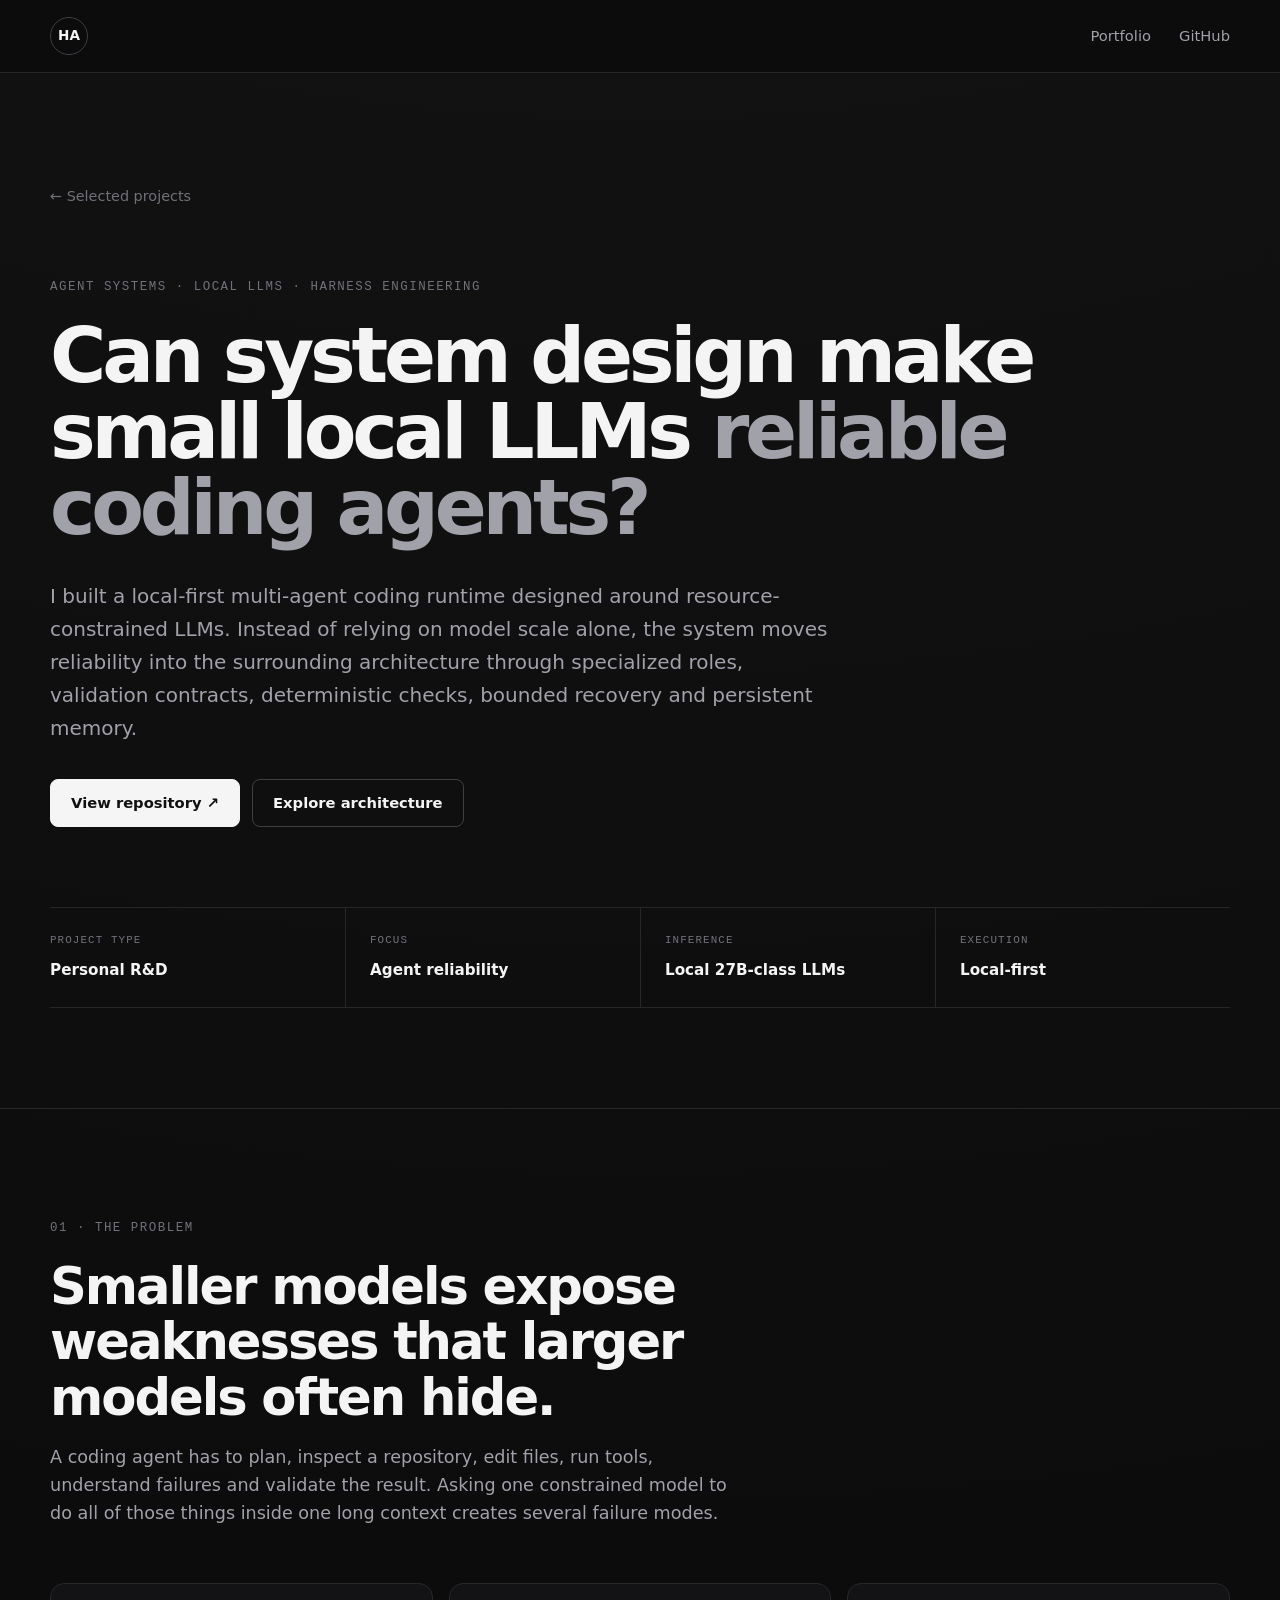
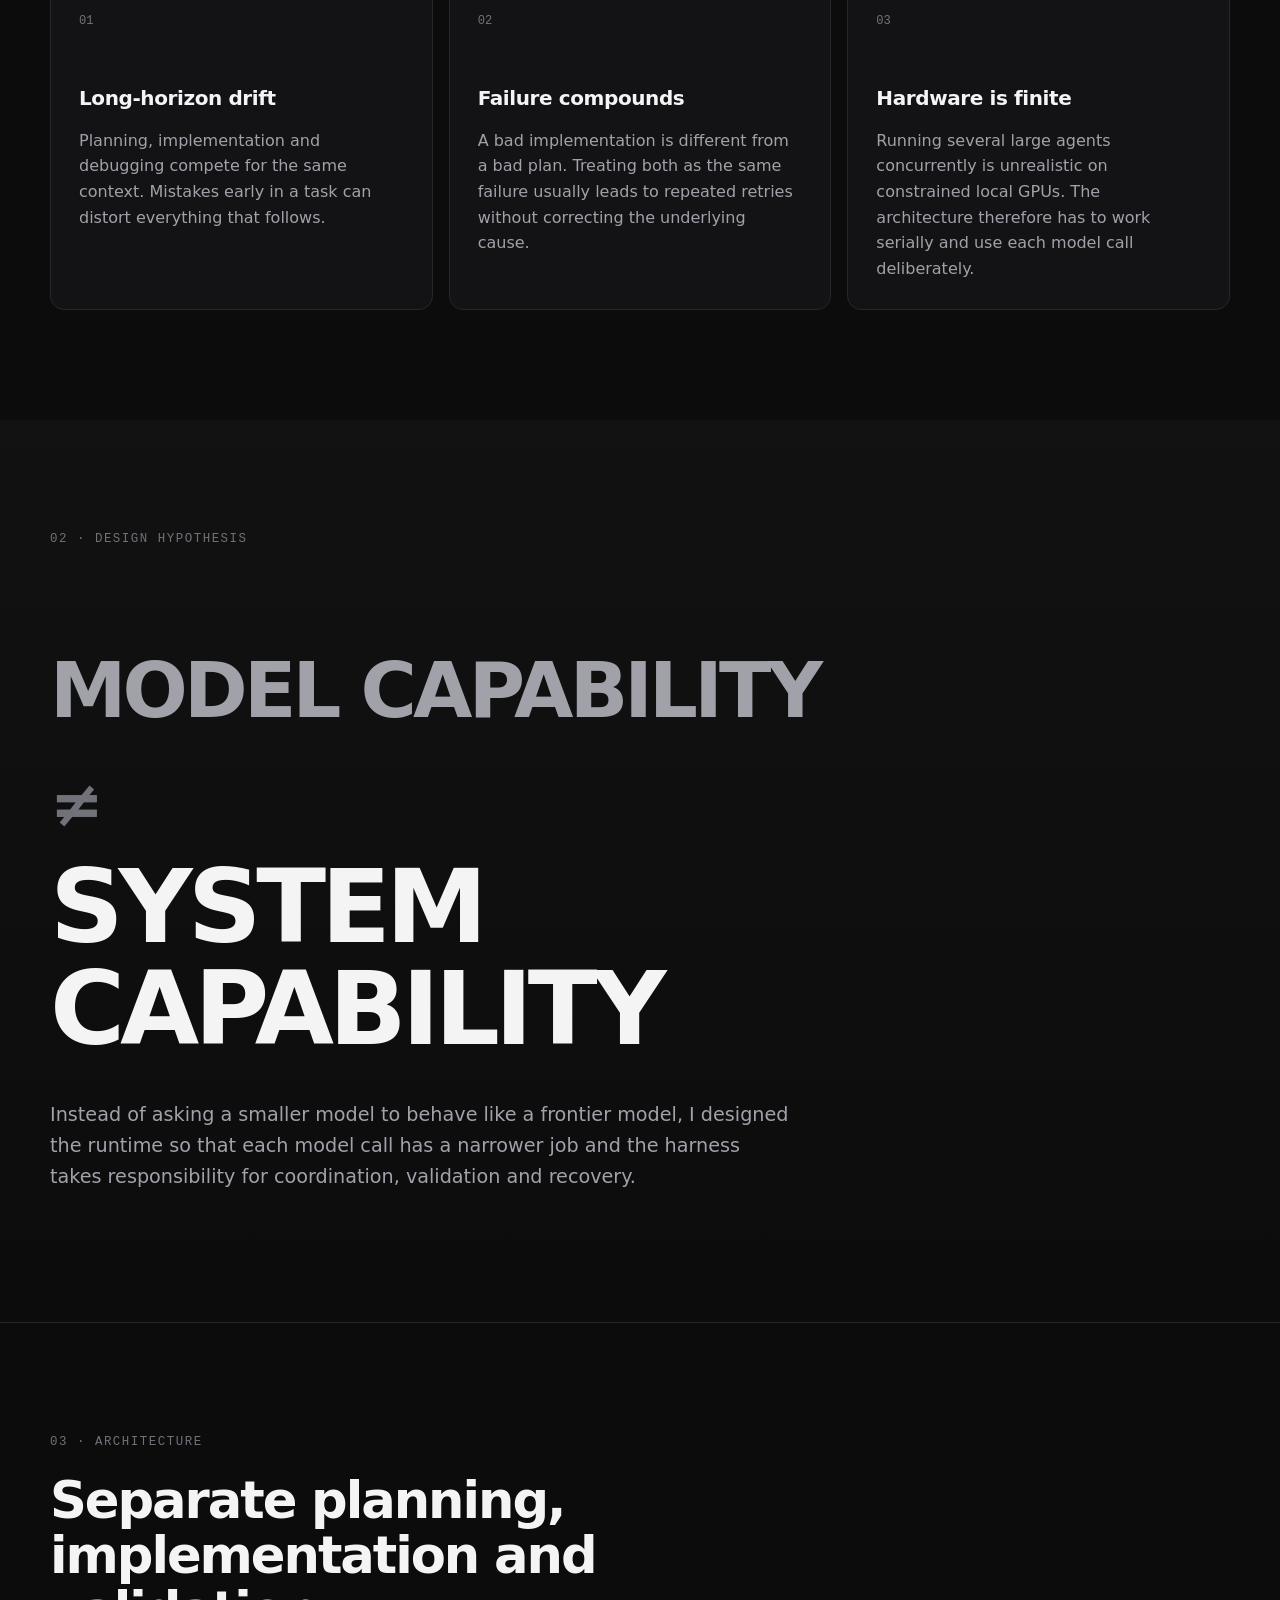
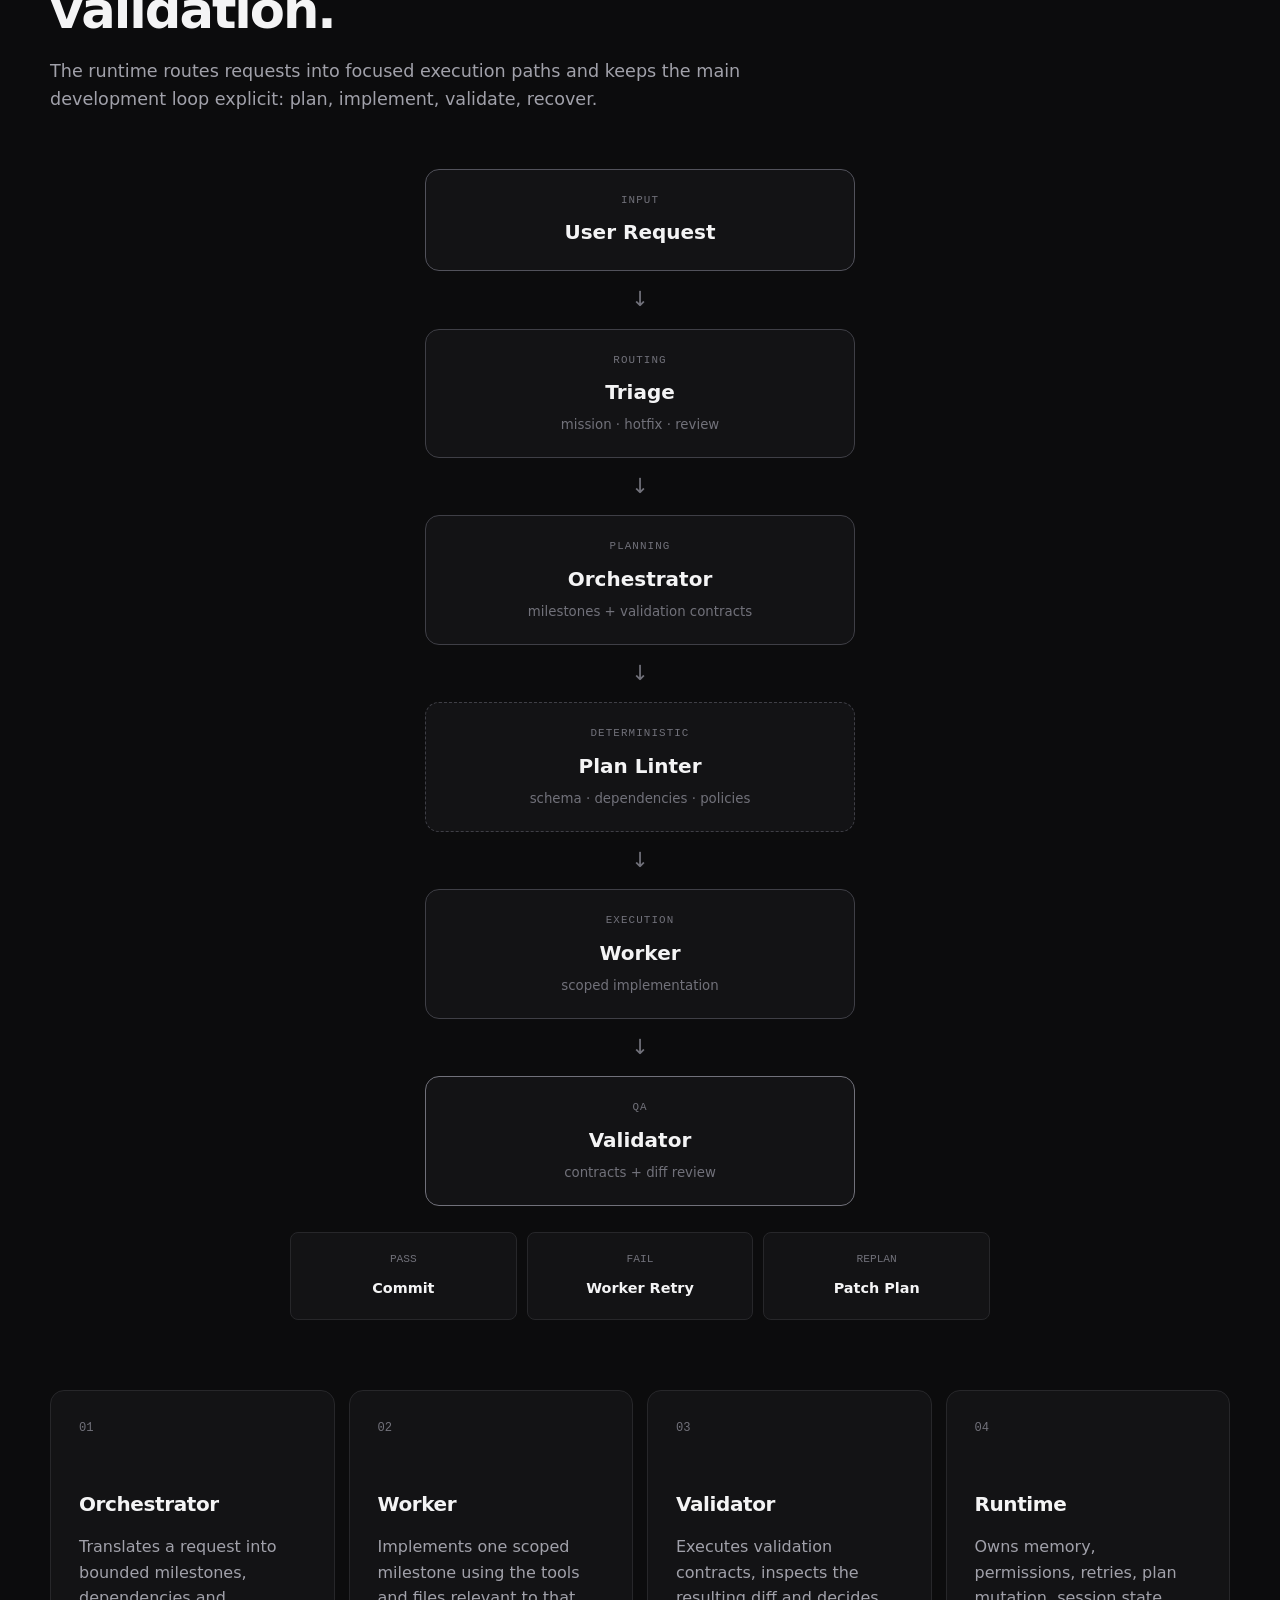
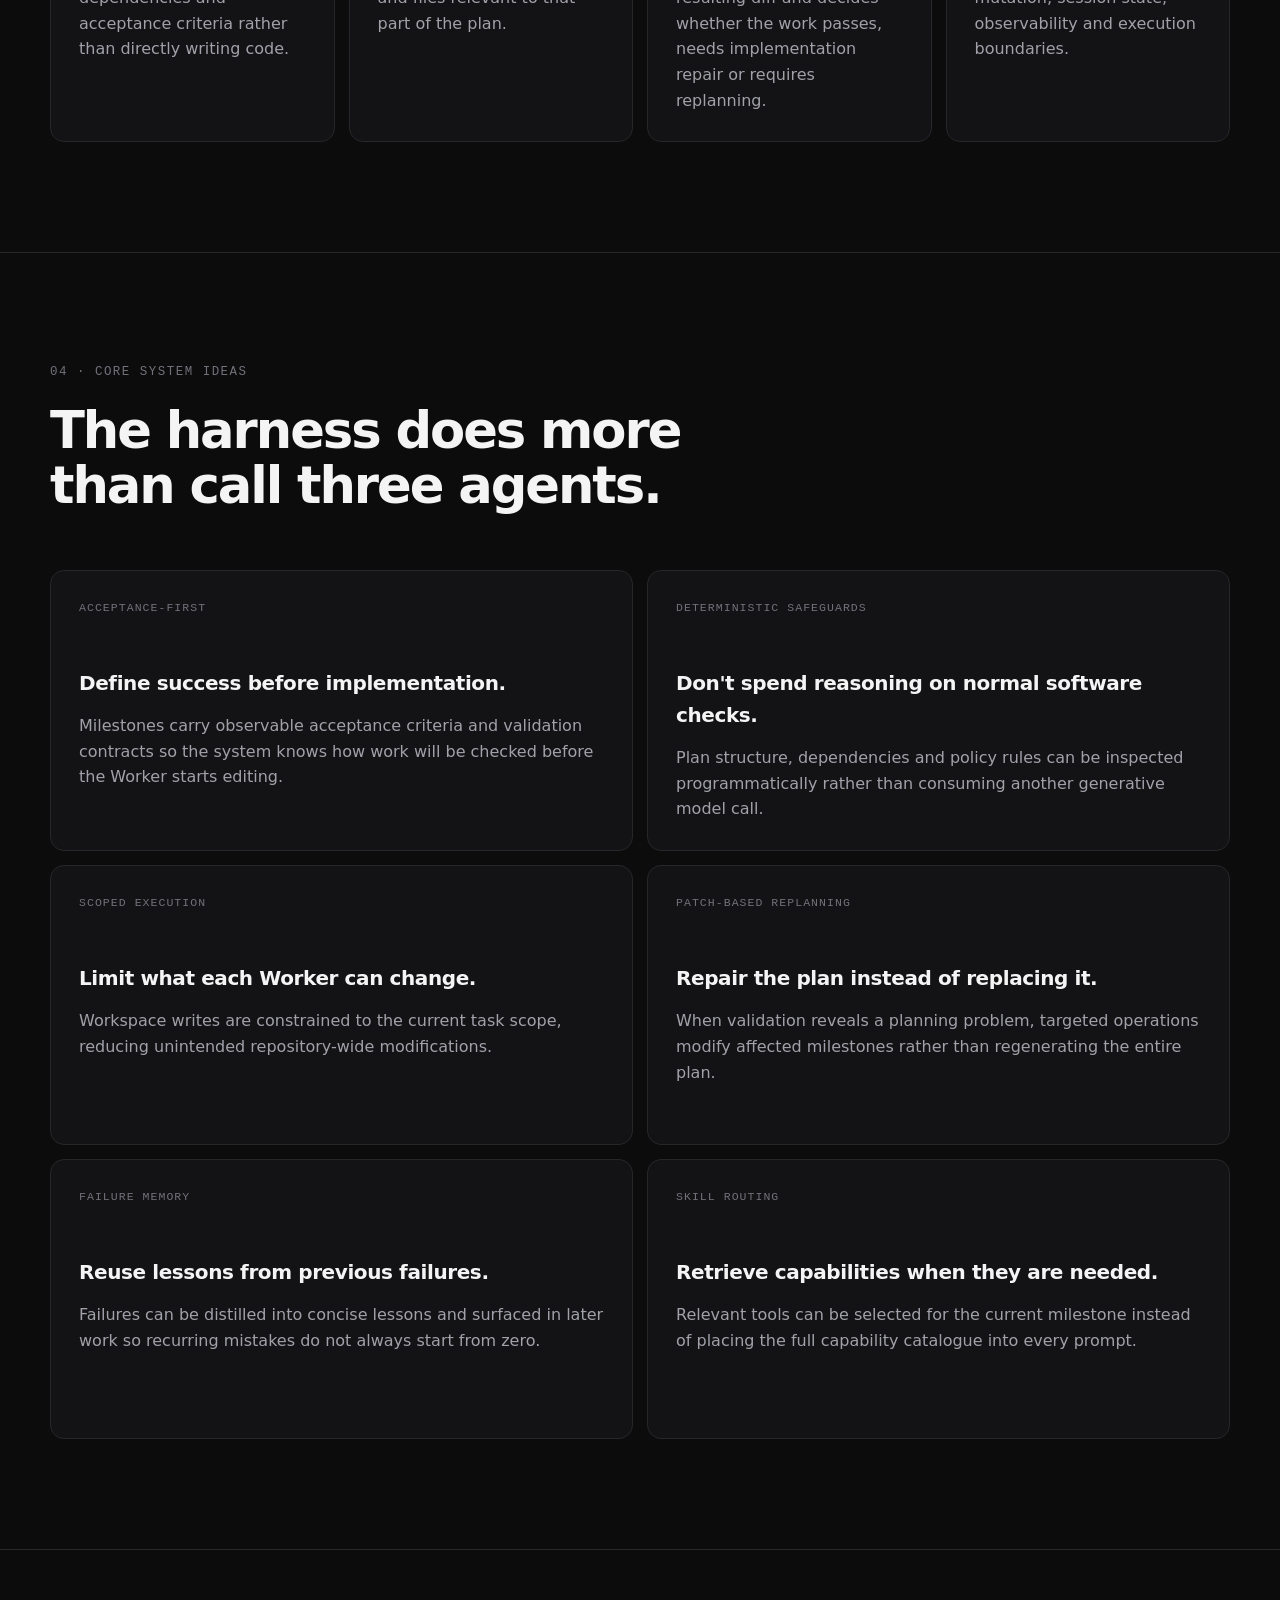
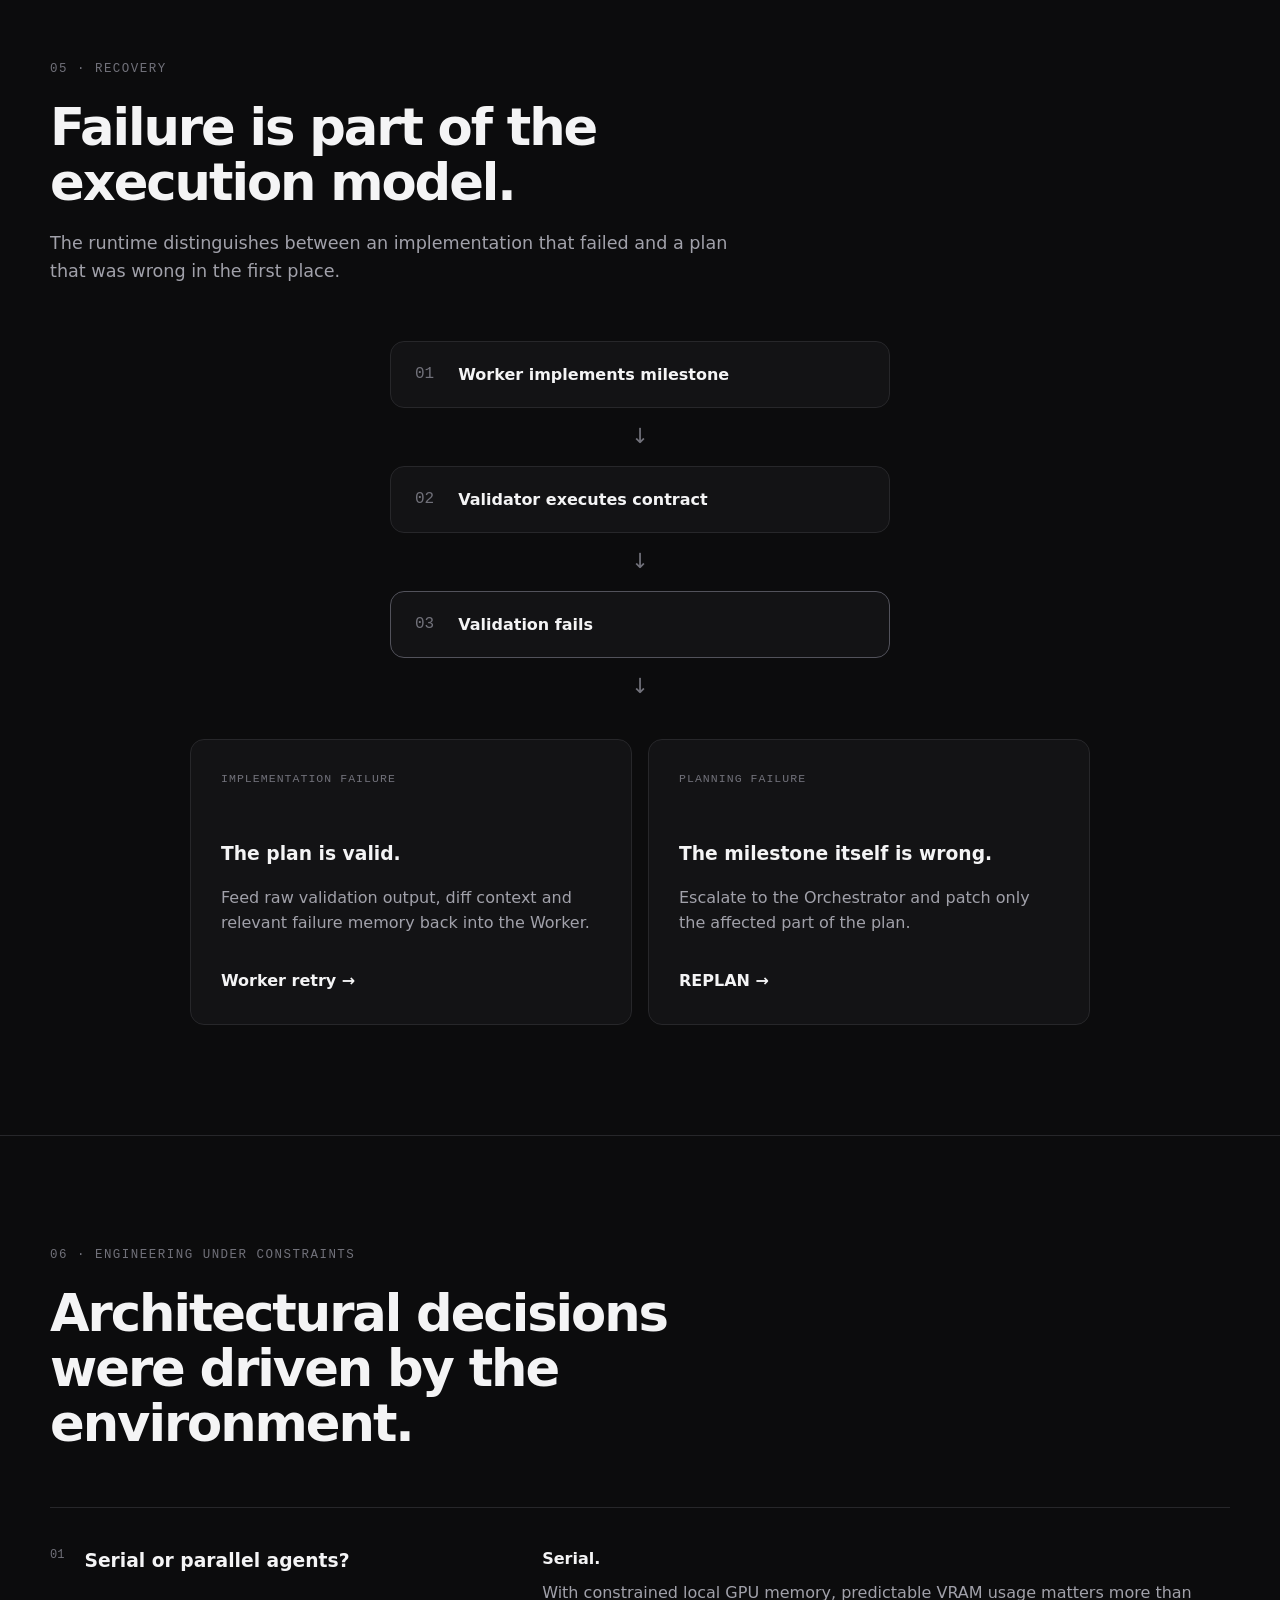
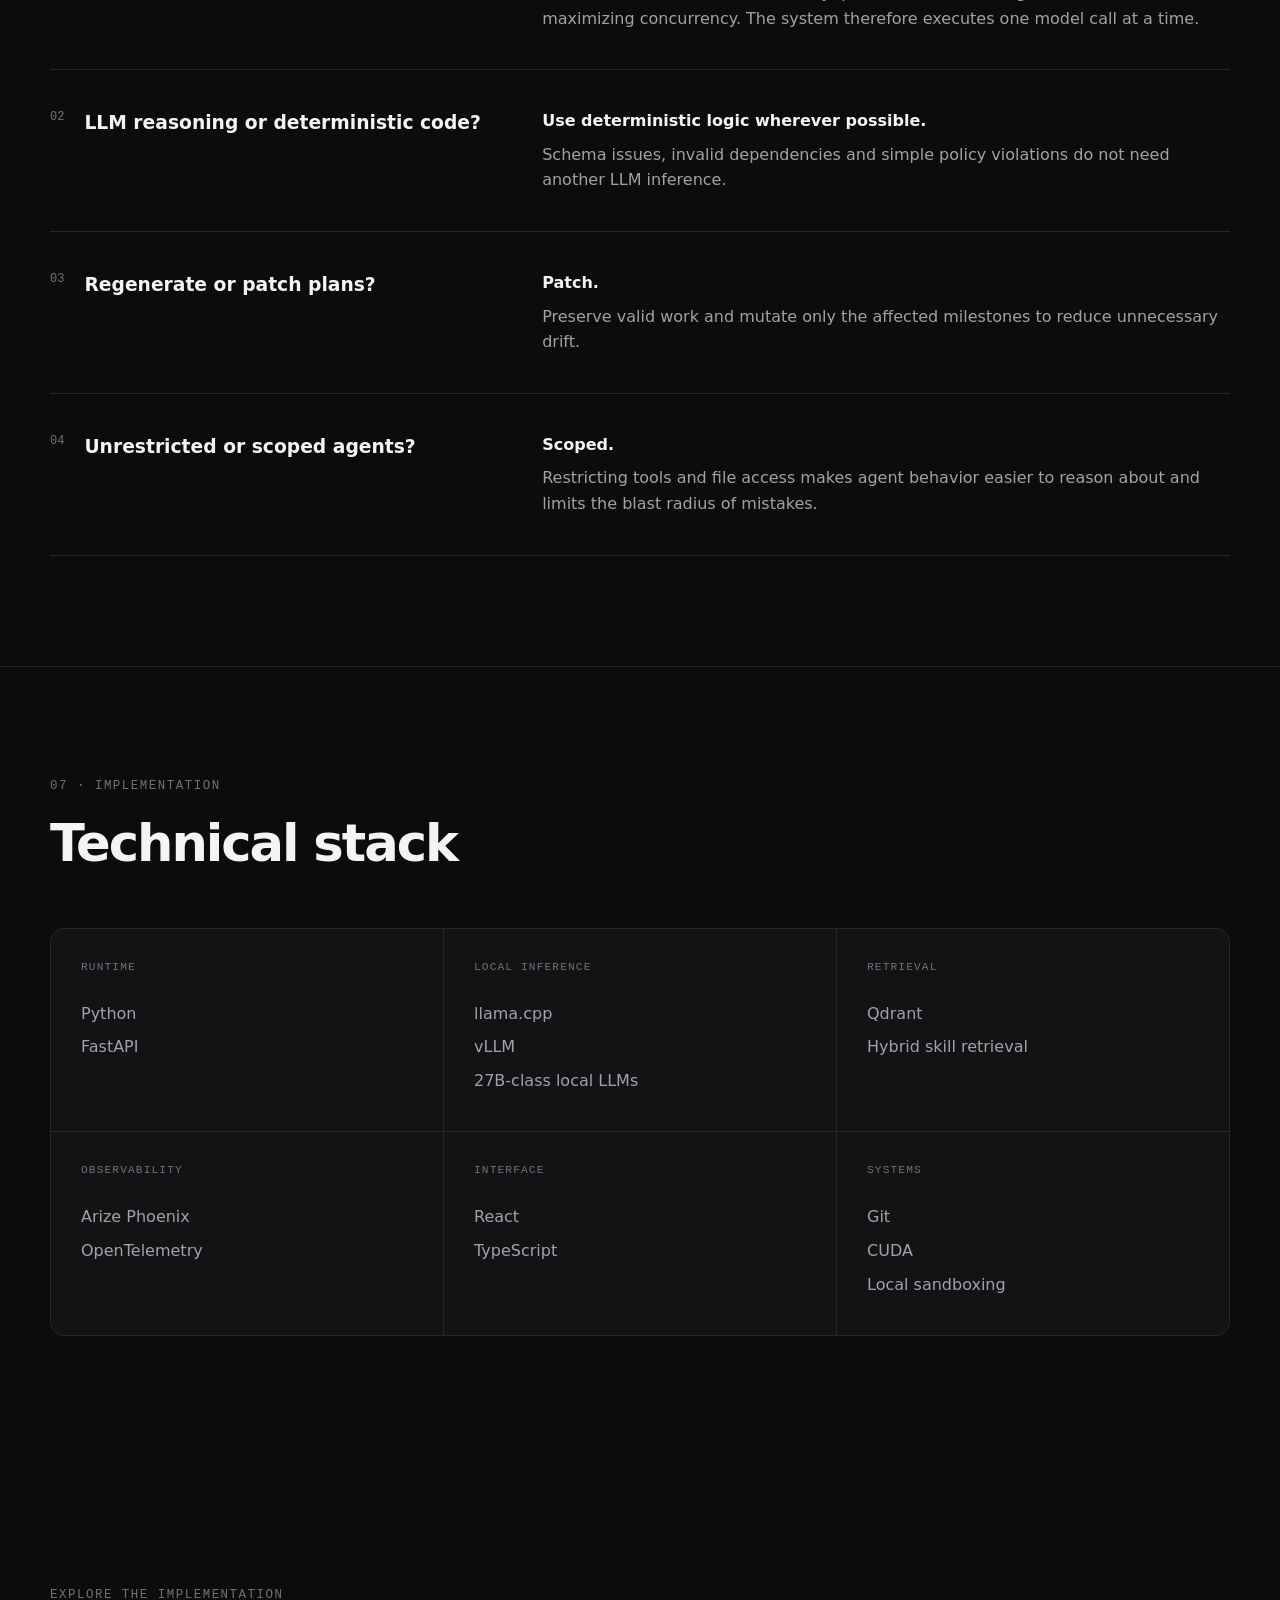
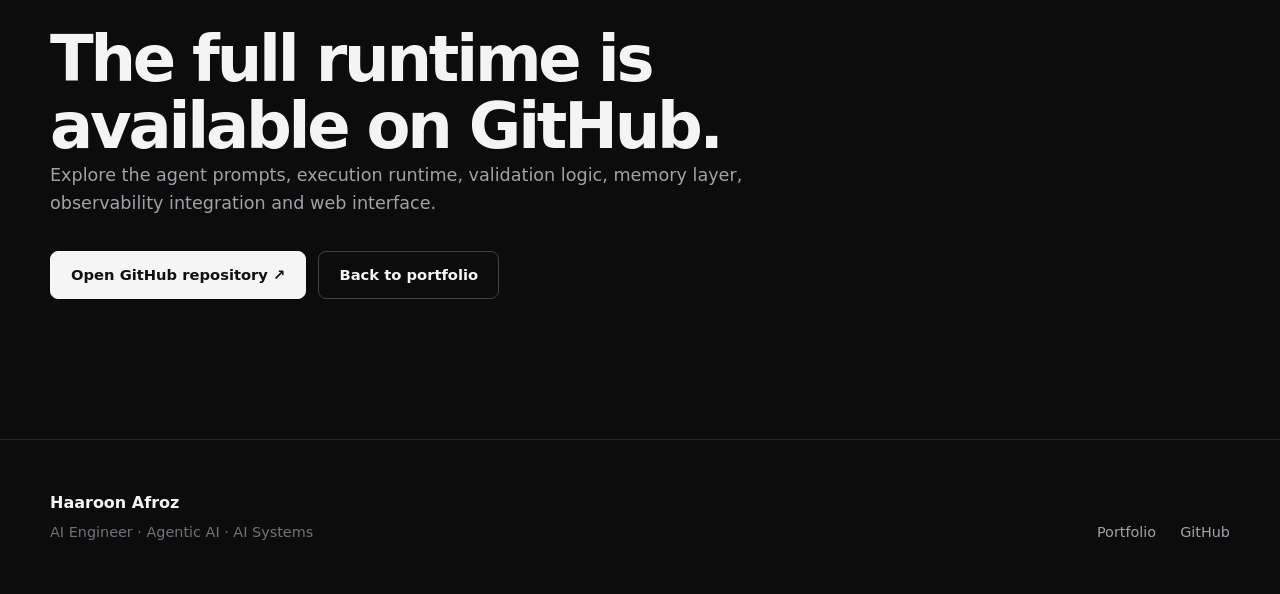
<file: projects/task-coder-agent/index.html>
<!DOCTYPE html>
<html lang="en">
<head>

  <meta charset="UTF-8">

  <meta
    name="viewport"
    content="width=device-width, initial-scale=1.0"
  >

  <meta
    name="description"
    content="A self-improving multi-agent coding runtime designed to make resource-constrained local LLMs more reliable at non-trivial software development tasks."
  >

  <title>
    Self-Improving Coding Harness — Haaroon Afroz
  </title>

  <link
    rel="stylesheet"
    href="/styles.css"
  >

</head>


<body>


  <!-- =========================
       NAVIGATION
  ========================== -->

  <header class="site-header">

    <div class="container nav-container">

      <a href="/" class="site-logo">
        HA
      </a>

      <nav class="desktop-nav">

        <a href="/">
          Portfolio
        </a>

        <a
          href="https://github.com/haaroonafroz/task-coder-agent"
          target="_blank"
          rel="noopener noreferrer"
        >
          GitHub
        </a>

      </nav>

      <button
        class="mobile-menu-button"
        aria-label="Open navigation"
        aria-expanded="false"
      >
        Menu
      </button>

    </div>

    <nav class="mobile-nav">

      <a href="/">
        Portfolio
      </a>

      <a
        href="https://github.com/haaroonafroz/task-coder-agent"
        target="_blank"
        rel="noopener noreferrer"
      >
        GitHub
      </a>

    </nav>

  </header>


  <main>


    <!-- =========================
         PROJECT HERO
    ========================== -->

    <section class="project-hero section">

      <div class="container">

        <a
          href="/#projects"
          class="back-link"
        >
          ← Selected projects
        </a>

        <p class="eyebrow project-eyebrow">
          AGENT SYSTEMS · LOCAL LLMS · HARNESS ENGINEERING
        </p>

        <h1 class="project-title">
          Can system design make small local LLMs
          <span class="muted-text">
            reliable coding agents?
          </span>
        </h1>

        <p class="project-lead">
          I built a local-first multi-agent coding runtime
          designed around resource-constrained LLMs.
          Instead of relying on model scale alone, the
          system moves reliability into the surrounding
          architecture through specialized roles,
          validation contracts, deterministic checks,
          bounded recovery and persistent memory.
        </p>


        <div class="hero-actions">

          <a
            href="https://github.com/haaroonafroz/task-coder-agent"
            class="button button-primary"
            target="_blank"
            rel="noopener noreferrer"
          >
            View repository ↗
          </a>

          <a
            href="#architecture"
            class="button button-secondary"
          >
            Explore architecture
          </a>

        </div>


        <div class="project-meta-grid">

          <div class="meta-item">
            <span class="meta-label">
              PROJECT TYPE
            </span>

            <strong>
              Personal R&D
            </strong>
          </div>


          <div class="meta-item">
            <span class="meta-label">
              FOCUS
            </span>

            <strong>
              Agent reliability
            </strong>
          </div>


          <div class="meta-item">
            <span class="meta-label">
              INFERENCE
            </span>

            <strong>
              Local 27B-class LLMs
            </strong>
          </div>


          <div class="meta-item">
            <span class="meta-label">
              EXECUTION
            </span>

            <strong>
              Local-first
            </strong>
          </div>

        </div>

      </div>

    </section>


    <!-- =========================
         PROBLEM
    ========================== -->

    <section class="section section-bordered">

      <div class="container">

        <div class="section-heading">

          <p class="eyebrow">
            01 · THE PROBLEM
          </p>

          <h2>
            Smaller models expose weaknesses
            that larger models often hide.
          </h2>

          <p class="section-description">
            A coding agent has to plan, inspect a repository,
            edit files, run tools, understand failures and
            validate the result. Asking one constrained model
            to do all of those things inside one long context
            creates several failure modes.
          </p>

        </div>


        <div class="three-column-grid">

          <article class="info-card">

            <span class="card-index">
              01
            </span>

            <h3>
              Long-horizon drift
            </h3>

            <p>
              Planning, implementation and debugging compete
              for the same context. Mistakes early in a task
              can distort everything that follows.
            </p>

          </article>


          <article class="info-card">

            <span class="card-index">
              02
            </span>

            <h3>
              Failure compounds
            </h3>

            <p>
              A bad implementation is different from a bad
              plan. Treating both as the same failure usually
              leads to repeated retries without correcting the
              underlying cause.
            </p>

          </article>


          <article class="info-card">

            <span class="card-index">
              03
            </span>

            <h3>
              Hardware is finite
            </h3>

            <p>
              Running several large agents concurrently is
              unrealistic on constrained local GPUs. The
              architecture therefore has to work serially and
              use each model call deliberately.
            </p>

          </article>

        </div>

      </div>

    </section>


    <!-- =========================
         HYPOTHESIS
    ========================== -->

    <section class="section thesis-section">

      <div class="container">

        <p class="eyebrow">
          02 · DESIGN HYPOTHESIS
        </p>

        <div class="thesis-block">

          <p class="thesis-small">
            MODEL CAPABILITY
          </p>

          <p class="thesis-symbol">
            ≠
          </p>

          <p class="thesis-large">
            SYSTEM CAPABILITY
          </p>

        </div>

        <p class="thesis-description">
          Instead of asking a smaller model to behave like a
          frontier model, I designed the runtime so that each
          model call has a narrower job and the harness takes
          responsibility for coordination, validation and
          recovery.
        </p>

      </div>

    </section>


    <!-- =========================
         ARCHITECTURE
    ========================== -->

    <section
      class="section section-bordered"
      id="architecture"
    >

      <div class="container">

        <div class="section-heading">

          <p class="eyebrow">
            03 · ARCHITECTURE
          </p>

          <h2>
            Separate planning, implementation
            and validation.
          </h2>

          <p class="section-description">
            The runtime routes requests into focused execution
            paths and keeps the main development loop explicit:
            plan, implement, validate, recover.
          </p>

        </div>


        <!-- Architecture diagram -->

        <div class="architecture">

          <div class="architecture-node primary-node">
            <span class="node-label">
              INPUT
            </span>

            <strong>
              User Request
            </strong>
          </div>


          <div class="flow-arrow">
            ↓
          </div>


          <div class="architecture-node">
            <span class="node-label">
              ROUTING
            </span>

            <strong>
              Triage
            </strong>

            <small>
              mission · hotfix · review
            </small>
          </div>


          <div class="flow-arrow">
            ↓
          </div>


          <div class="architecture-node">
            <span class="node-label">
              PLANNING
            </span>

            <strong>
              Orchestrator
            </strong>

            <small>
              milestones + validation contracts
            </small>
          </div>


          <div class="flow-arrow">
            ↓
          </div>


          <div class="architecture-node system-node">
            <span class="node-label">
              DETERMINISTIC
            </span>

            <strong>
              Plan Linter
            </strong>

            <small>
              schema · dependencies · policies
            </small>
          </div>


          <div class="flow-arrow">
            ↓
          </div>


          <div class="architecture-node">
            <span class="node-label">
              EXECUTION
            </span>

            <strong>
              Worker
            </strong>

            <small>
              scoped implementation
            </small>
          </div>


          <div class="flow-arrow">
            ↓
          </div>


          <div class="architecture-node validator-node">
            <span class="node-label">
              QA
            </span>

            <strong>
              Validator
            </strong>

            <small>
              contracts + diff review
            </small>
          </div>


          <div class="validation-outcomes">

            <div class="outcome-card">
              <span>PASS</span>
              <strong>Commit</strong>
            </div>

            <div class="outcome-card">
              <span>FAIL</span>
              <strong>Worker Retry</strong>
            </div>

            <div class="outcome-card">
              <span>REPLAN</span>
              <strong>Patch Plan</strong>
            </div>

          </div>

        </div>


        <!-- Architecture roles -->

        <div class="four-column-grid architecture-role-grid">

          <article class="role-card">

            <span class="role-number">
              01
            </span>

            <h3>
              Orchestrator
            </h3>

            <p>
              Translates a request into bounded milestones,
              dependencies and acceptance criteria rather
              than directly writing code.
            </p>

          </article>


          <article class="role-card">

            <span class="role-number">
              02
            </span>

            <h3>
              Worker
            </h3>

            <p>
              Implements one scoped milestone using the tools
              and files relevant to that part of the plan.
            </p>

          </article>


          <article class="role-card">

            <span class="role-number">
              03
            </span>

            <h3>
              Validator
            </h3>

            <p>
              Executes validation contracts, inspects the
              resulting diff and decides whether the work
              passes, needs implementation repair or requires
              replanning.
            </p>

          </article>


          <article class="role-card">

            <span class="role-number">
              04
            </span>

            <h3>
              Runtime
            </h3>

            <p>
              Owns memory, permissions, retries, plan
              mutation, session state, observability and
              execution boundaries.
            </p>

          </article>

        </div>

      </div>

    </section>


    <!-- =========================
         CORE IDEAS
    ========================== -->

    <section class="section section-bordered">

      <div class="container">

        <div class="section-heading">

          <p class="eyebrow">
            04 · CORE SYSTEM IDEAS
          </p>

          <h2>
            The harness does more than call
            three agents.
          </h2>

        </div>


        <div class="feature-grid">

          <article class="feature-card">

            <p class="feature-label">
              ACCEPTANCE-FIRST
            </p>

            <h3>
              Define success before implementation.
            </h3>

            <p>
              Milestones carry observable acceptance
              criteria and validation contracts so the
              system knows how work will be checked before
              the Worker starts editing.
            </p>

          </article>


          <article class="feature-card">

            <p class="feature-label">
              DETERMINISTIC SAFEGUARDS
            </p>

            <h3>
              Don't spend reasoning on normal software checks.
            </h3>

            <p>
              Plan structure, dependencies and policy rules
              can be inspected programmatically rather than
              consuming another generative model call.
            </p>

          </article>


          <article class="feature-card">

            <p class="feature-label">
              SCOPED EXECUTION
            </p>

            <h3>
              Limit what each Worker can change.
            </h3>

            <p>
              Workspace writes are constrained to the current
              task scope, reducing unintended repository-wide
              modifications.
            </p>

          </article>


          <article class="feature-card">

            <p class="feature-label">
              PATCH-BASED REPLANNING
            </p>

            <h3>
              Repair the plan instead of replacing it.
            </h3>

            <p>
              When validation reveals a planning problem,
              targeted operations modify affected milestones
              rather than regenerating the entire plan.
            </p>

          </article>


          <article class="feature-card">

            <p class="feature-label">
              FAILURE MEMORY
            </p>

            <h3>
              Reuse lessons from previous failures.
            </h3>

            <p>
              Failures can be distilled into concise lessons
              and surfaced in later work so recurring mistakes
              do not always start from zero.
            </p>

          </article>


          <article class="feature-card">

            <p class="feature-label">
              SKILL ROUTING
            </p>

            <h3>
              Retrieve capabilities when they are needed.
            </h3>

            <p>
              Relevant tools can be selected for the current
              milestone instead of placing the full capability
              catalogue into every prompt.
            </p>

          </article>

        </div>

      </div>

    </section>


    <!-- =========================
         FAILURE MODEL
    ========================== -->

    <section class="section section-bordered">

      <div class="container">

        <div class="section-heading">

          <p class="eyebrow">
            05 · RECOVERY
          </p>

          <h2>
            Failure is part of the execution model.
          </h2>

          <p class="section-description">
            The runtime distinguishes between an
            implementation that failed and a plan that was
            wrong in the first place.
          </p>

        </div>


        <div class="recovery-flow">

          <div class="recovery-step">
            <span>01</span>
            <strong>Worker implements milestone</strong>
          </div>

          <div class="recovery-arrow">
            ↓
          </div>

          <div class="recovery-step">
            <span>02</span>
            <strong>Validator executes contract</strong>
          </div>

          <div class="recovery-arrow">
            ↓
          </div>

          <div class="recovery-step failure-step">
            <span>03</span>
            <strong>Validation fails</strong>
          </div>

          <div class="recovery-arrow">
            ↓
          </div>

          <div class="recovery-branches">

            <article class="recovery-branch">

              <p class="feature-label">
                IMPLEMENTATION FAILURE
              </p>

              <h3>
                The plan is valid.
              </h3>

              <p>
                Feed raw validation output, diff context and
                relevant failure memory back into the Worker.
              </p>

              <div class="branch-outcome">
                Worker retry →
              </div>

            </article>


            <article class="recovery-branch">

              <p class="feature-label">
                PLANNING FAILURE
              </p>

              <h3>
                The milestone itself is wrong.
              </h3>

              <p>
                Escalate to the Orchestrator and patch only
                the affected part of the plan.
              </p>

              <div class="branch-outcome">
                REPLAN →
              </div>

            </article>

          </div>

        </div>

      </div>

    </section>


    <!-- =========================
         ENGINEERING TRADE-OFFS
    ========================== -->

    <section class="section section-bordered">

      <div class="container">

        <div class="section-heading">

          <p class="eyebrow">
            06 · ENGINEERING UNDER CONSTRAINTS
          </p>

          <h2>
            Architectural decisions were driven
            by the environment.
          </h2>

        </div>


        <div class="decision-list">

          <article class="decision-row">

            <div class="decision-question">
              <span>01</span>
              <h3>Serial or parallel agents?</h3>
            </div>

            <div class="decision-answer">

              <strong>
                Serial.
              </strong>

              <p>
                With constrained local GPU memory, predictable
                VRAM usage matters more than maximizing
                concurrency. The system therefore executes one
                model call at a time.
              </p>

            </div>

          </article>


          <article class="decision-row">

            <div class="decision-question">
              <span>02</span>
              <h3>LLM reasoning or deterministic code?</h3>
            </div>

            <div class="decision-answer">

              <strong>
                Use deterministic logic wherever possible.
              </strong>

              <p>
                Schema issues, invalid dependencies and simple
                policy violations do not need another LLM
                inference.
              </p>

            </div>

          </article>


          <article class="decision-row">

            <div class="decision-question">
              <span>03</span>
              <h3>Regenerate or patch plans?</h3>
            </div>

            <div class="decision-answer">

              <strong>
                Patch.
              </strong>

              <p>
                Preserve valid work and mutate only the
                affected milestones to reduce unnecessary
                drift.
              </p>

            </div>

          </article>


          <article class="decision-row">

            <div class="decision-question">
              <span>04</span>
              <h3>Unrestricted or scoped agents?</h3>
            </div>

            <div class="decision-answer">

              <strong>
                Scoped.
              </strong>

              <p>
                Restricting tools and file access makes agent
                behavior easier to reason about and limits
                the blast radius of mistakes.
              </p>

            </div>

          </article>

        </div>

      </div>

    </section>


    <!-- =========================
         TECH STACK
    ========================== -->

    <section class="section section-bordered">

      <div class="container">

        <div class="section-heading">

          <p class="eyebrow">
            07 · IMPLEMENTATION
          </p>

          <h2>
            Technical stack
          </h2>

        </div>


        <div class="stack-grid">

          <div class="stack-group">

            <p class="stack-label">
              RUNTIME
            </p>

            <ul>
              <li>Python</li>
              <li>FastAPI</li>
            </ul>

          </div>


          <div class="stack-group">

            <p class="stack-label">
              LOCAL INFERENCE
            </p>

            <ul>
              <li>llama.cpp</li>
              <li>vLLM</li>
              <li>27B-class local LLMs</li>
            </ul>

          </div>


          <div class="stack-group">

            <p class="stack-label">
              RETRIEVAL
            </p>

            <ul>
              <li>Qdrant</li>
              <li>Hybrid skill retrieval</li>
            </ul>

          </div>


          <div class="stack-group">

            <p class="stack-label">
              OBSERVABILITY
            </p>

            <ul>
              <li>Arize Phoenix</li>
              <li>OpenTelemetry</li>
            </ul>

          </div>


          <div class="stack-group">

            <p class="stack-label">
              INTERFACE
            </p>

            <ul>
              <li>React</li>
              <li>TypeScript</li>
            </ul>

          </div>


          <div class="stack-group">

            <p class="stack-label">
              SYSTEMS
            </p>

            <ul>
              <li>Git</li>
              <li>CUDA</li>
              <li>Local sandboxing</li>
            </ul>

          </div>

        </div>

      </div>

    </section>


    <!-- =========================
         FINAL CTA
    ========================== -->

    <section class="section project-cta-section">

      <div class="container">

        <p class="eyebrow">
          EXPLORE THE IMPLEMENTATION
        </p>

        <h2 class="cta-heading">
          The full runtime is available on GitHub.
        </h2>

        <p class="section-description">
          Explore the agent prompts, execution runtime,
          validation logic, memory layer, observability
          integration and web interface.
        </p>

        <div class="hero-actions">

          <a
            href="https://github.com/haaroonafroz/task-coder-agent"
            target="_blank"
            rel="noopener noreferrer"
            class="button button-primary"
          >
            Open GitHub repository ↗
          </a>

          <a
            href="/"
            class="button button-secondary"
          >
            Back to portfolio
          </a>

        </div>

      </div>

    </section>


  </main>


  <!-- =========================
       FOOTER
  ========================== -->

  <footer class="site-footer">

    <div class="container footer-inner">

      <div>

        <strong>
          Haaroon Afroz
        </strong>

        <p>
          AI Engineer · Agentic AI · AI Systems
        </p>

      </div>


      <div class="footer-links">

        <a href="/">
          Portfolio
        </a>

        <a
          href="https://github.com/haaroonafroz"
          target="_blank"
          rel="noopener noreferrer"
        >
          GitHub
        </a>

      </div>

    </div>

  </footer>


  <script src="/script.js"></script>

</body>
</html>
</file>
<file: styles.css>
/* =========================================================
   1. BASE
========================================================= */

:root {
    --background: #0c0c0d;
    --surface: #131315;
    --surface-light: #18181b;
  
    --text: #f4f4f5;
    --text-secondary: #a1a1aa;
    --text-muted: #71717a;
  
    --border: #27272a;
    --border-light: #3f3f46;
  
    --max-width: 1180px;
    --reading-width: 760px;
  
    --radius-sm: 8px;
    --radius-md: 14px;
    --radius-lg: 22px;
  
    --transition: 180ms ease;
  }
  
  
  * {
    box-sizing: border-box;
  }
  
  
  html {
    scroll-behavior: smooth;
  }
  
  
  body {
    margin: 0;
  
    background:
      radial-gradient(
        circle at 50% -20%,
        rgba(255, 255, 255, 0.055),
        transparent 30%
      ),
      var(--background);
  
    color: var(--text);
  
    font-family:
      Inter,
      ui-sans-serif,
      system-ui,
      -apple-system,
      BlinkMacSystemFont,
      "Segoe UI",
      sans-serif;
  
    line-height: 1.6;
  }
  
  
  a {
    color: inherit;
    text-decoration: none;
  }
  
  
  img {
    max-width: 100%;
    display: block;
  }
  
  
  button {
    font: inherit;
  }
  
  
  /* =========================================================
     2. LAYOUT
  ========================================================= */
  
  .container {
    width: min(
      calc(100% - 40px),
      var(--max-width)
    );
  
    margin-inline: auto;
  }
  
  
  .narrow-container {
    max-width: var(--reading-width);
  }
  
  
  .section {
    padding: 110px 0;
  }
  
  
  .section-bordered {
    border-top: 1px solid var(--border);
  }
  
  
  .section-heading {
    max-width: 760px;
    margin-bottom: 56px;
  }
  
  
  .section-heading h2,
  .narrow-container h2 {
    margin: 10px 0 18px;
  
    font-size: clamp(
      2rem,
      4vw,
      3.5rem
    );
  
    line-height: 1.08;
    letter-spacing: -0.04em;
  }
  
  
  .section-description {
    max-width: 700px;
  
    margin: 0;
  
    color: var(--text-secondary);
  
    font-size: 1.1rem;
  }
  
  
  .eyebrow {
    margin: 0 0 20px;
  
    color: var(--text-muted);
  
    font-family:
      "SFMono-Regular",
      Consolas,
      "Liberation Mono",
      monospace;
  
    font-size: 0.78rem;
  
    letter-spacing: 0.12em;
  
    text-transform: uppercase;
  }
  
  
  .muted-text {
    color: var(--text-secondary);
  }
  
  
  .large-body {
    font-size: 1.35rem;
    line-height: 1.65;
  }
  
  
  /* =========================================================
     3. NAVIGATION
  ========================================================= */
  
  .site-header {
    position: sticky;
    top: 0;
    z-index: 100;
  
    background: rgba(12, 12, 13, 0.88);
  
    border-bottom: 1px solid var(--border);
  
    backdrop-filter: blur(16px);
  }
  
  
  .nav-container {
    min-height: 72px;
  
    display: flex;
    align-items: center;
    justify-content: space-between;
  }
  
  
  .site-logo {
    width: 38px;
    height: 38px;
  
    display: grid;
    place-items: center;
  
    border: 1px solid var(--border-light);
    border-radius: 50%;
  
    font-weight: 700;
    font-size: 0.85rem;
  
    transition: var(--transition);
  }
  
  
  .site-logo:hover {
    border-color: var(--text-secondary);
  }
  
  
  .desktop-nav {
    display: flex;
    align-items: center;
  
    gap: 28px;
  
    color: var(--text-secondary);
  
    font-size: 0.92rem;
  }
  
  
  .desktop-nav a {
    transition: color var(--transition);
  }
  
  
  .desktop-nav a:hover {
    color: var(--text);
  }
  
  
  .mobile-menu-button {
    display: none;
  
    color: var(--text);
    background: transparent;
  
    border: 0;
  
    cursor: pointer;
  }
  
  
  .mobile-nav {
    display: none;
  }
  
  
  /* =========================================================
     4. BUTTONS
  ========================================================= */
  
  .hero-actions {
    display: flex;
    flex-wrap: wrap;
  
    gap: 12px;
  
    margin-top: 34px;
  }
  
  
  .button {
    min-height: 48px;
  
    display: inline-flex;
    align-items: center;
    justify-content: center;
  
    padding: 0 20px;
  
    border-radius: var(--radius-sm);
  
    font-size: 0.92rem;
    font-weight: 600;
  
    transition:
      background var(--transition),
      border-color var(--transition),
      transform var(--transition);
  }
  
  
  .button:hover {
    transform: translateY(-1px);
  }
  
  
  .button-primary {
    color: #111;
  
    background: #f5f5f5;
  
    border: 1px solid #f5f5f5;
  }
  
  
  .button-primary:hover {
    background: #d4d4d8;
  }
  
  
  .button-secondary {
    color: var(--text);
  
    background: transparent;
  
    border: 1px solid var(--border-light);
  }
  
  
  .button-secondary:hover {
    background: var(--surface-light);
  
    border-color: var(--text-muted);
  }
  
  
  /* =========================================================
     5. HOMEPAGE HERO
  ========================================================= */
  
  .home-hero {
    padding-top: 150px;
    padding-bottom: 150px;
  }
  
  
  .home-title {
    max-width: 980px;
  
    margin: 0;
  
    font-size: clamp(
      3rem,
      7vw,
      6.5rem
    );
  
    line-height: 0.98;
    letter-spacing: -0.06em;
  }
  
  
  .home-intro {
    max-width: 700px;
  
    margin-top: 34px;
  
    color: var(--text-secondary);
  
    font-size: clamp(
      1.1rem,
      2vw,
      1.35rem
    );
  }
  
  
  /* =========================================================
     6. PROJECT CARDS
  ========================================================= */
  
  .project-grid {
    display: grid;
  
    grid-template-columns:
      repeat(2, minmax(0, 1fr));
  
    gap: 18px;
  }
  
  
  .project-card {
    min-height: 420px;
  
    display: flex;
    flex-direction: column;
    justify-content: space-between;
  
    padding: 30px;
  
    background: var(--surface);
  
    border: 1px solid var(--border);
    border-radius: var(--radius-lg);
  
    transition:
      transform var(--transition),
      border-color var(--transition),
      background var(--transition);
  }
  
  
  a.project-card:hover {
    transform: translateY(-4px);
  
    background: var(--surface-light);
  
    border-color: var(--border-light);
  }
  
  
  .featured-project {
    grid-column: span 2;
  
    min-height: 480px;
  }
  
  
  .project-card-top {
    display: flex;
    justify-content: space-between;
    align-items: center;
  
    color: var(--text-muted);
  
    font-family:
      "SFMono-Regular",
      Consolas,
      monospace;
  
    font-size: 0.85rem;
  }
  
  
  .project-arrow {
    font-size: 1.3rem;
  }
  
  
  .project-card-content {
    max-width: 720px;
  }
  
  
  .project-type {
    margin: 0 0 16px;
  
    color: var(--text-muted);
  
    font-size: 0.75rem;
    letter-spacing: 0.1em;
  }
  
  
  .project-card h3 {
    margin: 0;
  
    font-size: clamp(
      1.8rem,
      3vw,
      3.3rem
    );
  
    line-height: 1.05;
    letter-spacing: -0.04em;
  }
  
  
  .project-question {
    margin: 22px 0 0;
  
    font-size: 1.25rem;
  
    color: var(--text);
  }
  
  
  .project-summary {
    max-width: 660px;
  
    margin: 16px 0 0;
  
    color: var(--text-secondary);
  
    font-size: 1rem;
  }
  
  
  .tag-row {
    display: flex;
    flex-wrap: wrap;
  
    gap: 8px;
  
    margin-top: 32px;
  }
  
  
  .tag-row span {
    padding: 7px 11px;
  
    color: var(--text-secondary);
  
    border: 1px solid var(--border-light);
    border-radius: 100px;
  
    font-size: 0.75rem;
  }
  
  
  .project-card-placeholder {
    opacity: 0.65;
  }
  
  
  /* =========================================================
     7. PROJECT HERO
  ========================================================= */
  
  .project-hero {
    padding-top: 110px;
    padding-bottom: 100px;
  }
  
  
  .back-link {
    display: inline-block;
  
    margin-bottom: 70px;
  
    color: var(--text-muted);
  
    font-size: 0.9rem;
  
    transition: color var(--transition);
  }
  
  
  .back-link:hover {
    color: var(--text);
  }
  
  
  .project-title {
    max-width: 1000px;
  
    margin: 0;
  
    font-size: clamp(
      3rem,
      6vw,
      6rem
    );
  
    line-height: 0.99;
    letter-spacing: -0.055em;
  }
  
  
  .project-lead {
    max-width: 780px;
  
    margin: 34px 0 0;
  
    color: var(--text-secondary);
  
    font-size: 1.25rem;
    line-height: 1.65;
  }
  
  
  .project-meta-grid {
    margin-top: 80px;
  
    display: grid;
  
    grid-template-columns:
      repeat(4, minmax(0, 1fr));
  
    border-top: 1px solid var(--border);
    border-bottom: 1px solid var(--border);
  }
  
  
  .meta-item {
    padding: 24px 16px 24px 0;
  }
  
  
  .meta-item + .meta-item {
    padding-left: 24px;
  
    border-left: 1px solid var(--border);
  }
  
  
  .meta-label {
    display: block;
  
    margin-bottom: 8px;
  
    color: var(--text-muted);
  
    font-family:
      "SFMono-Regular",
      Consolas,
      monospace;
  
    font-size: 0.68rem;
  
    letter-spacing: 0.1em;
  }
  
  
  .meta-item strong {
    font-size: 0.95rem;
  }
  
  
  /* =========================================================
     8. GENERAL CARDS
  ========================================================= */
  
  .three-column-grid {
    display: grid;
  
    grid-template-columns:
      repeat(3, minmax(0, 1fr));
  
    gap: 16px;
  }
  
  
  .four-column-grid {
    display: grid;
  
    grid-template-columns:
      repeat(4, minmax(0, 1fr));
  
    gap: 14px;
  }
  
  
  .info-card,
  .role-card,
  .feature-card {
    padding: 28px;
  
    background: var(--surface);
  
    border: 1px solid var(--border);
    border-radius: var(--radius-md);
  }
  
  
  .card-index,
  .role-number {
    display: block;
  
    margin-bottom: 50px;
  
    color: var(--text-muted);
  
    font-family:
      "SFMono-Regular",
      Consolas,
      monospace;
  
    font-size: 0.76rem;
  }
  
  
  .info-card h3,
  .role-card h3,
  .feature-card h3 {
    margin: 0 0 14px;
  
    font-size: 1.25rem;
  
    letter-spacing: -0.02em;
  }
  
  
  .info-card p,
  .role-card p,
  .feature-card p {
    margin: 0;
  
    color: var(--text-secondary);
  }
  
  
  /* =========================================================
     9. THESIS
  ========================================================= */
  
  .thesis-section {
    background:
      linear-gradient(
        180deg,
        rgba(255,255,255,0.025),
        transparent
      );
  }
  
  
  .thesis-block {
    max-width: 900px;
  
    margin: 80px 0 40px;
  
    display: flex;
    flex-direction: column;
  }
  
  
  .thesis-small,
  .thesis-large,
  .thesis-symbol {
    margin: 0;
  
    font-weight: 700;
  
    letter-spacing: -0.05em;
  }
  
  
  .thesis-small {
    color: var(--text-secondary);
  
    font-size: clamp(
      2.5rem,
      6vw,
      5.5rem
    );
  }
  
  
  .thesis-symbol {
    color: var(--text-muted);
  
    font-size: 4rem;
  }
  
  
  .thesis-large {
    font-size: clamp(
      3rem,
      8vw,
      7rem
    );
  
    line-height: 1;
  }
  
  
  .thesis-description {
    max-width: 740px;
  
    color: var(--text-secondary);
  
    font-size: 1.2rem;
  }
  
  
  /* =========================================================
     10. ARCHITECTURE
  ========================================================= */
  
  .architecture {
    max-width: 700px;
  
    margin: 0 auto 70px;
  
    display: flex;
    flex-direction: column;
    align-items: center;
  }
  
  
  .architecture-node {
    width: min(100%, 430px);
  
    padding: 22px 26px;
  
    text-align: center;
  
    background: var(--surface);
  
    border: 1px solid var(--border-light);
    border-radius: var(--radius-md);
  }
  
  
  .architecture-node strong {
    display: block;
  
    font-size: 1.25rem;
  }
  
  
  .architecture-node small {
    display: block;
  
    margin-top: 6px;
  
    color: var(--text-muted);
  }
  
  
  .node-label {
    display: block;
  
    margin-bottom: 7px;
  
    color: var(--text-muted);
  
    font-family:
      "SFMono-Regular",
      Consolas,
      monospace;
  
    font-size: 0.68rem;
  
    letter-spacing: 0.1em;
  }
  
  
  .primary-node {
    border-color: #52525b;
  }
  
  
  .system-node {
    border-style: dashed;
  }
  
  
  .validator-node {
    border-color: #71717a;
  }
  
  
  .flow-arrow,
  .recovery-arrow {
    padding: 12px 0;
  
    color: var(--text-muted);
  
    font-size: 1.3rem;
  }
  
  
  .validation-outcomes {
    width: 100%;
  
    margin-top: 26px;
  
    display: grid;
  
    grid-template-columns:
      repeat(3, minmax(0, 1fr));
  
    gap: 10px;
  }
  
  
  .outcome-card {
    padding: 18px;
  
    text-align: center;
  
    background: var(--surface);
  
    border: 1px solid var(--border);
    border-radius: var(--radius-sm);
  }
  
  
  .outcome-card span {
    display: block;
  
    margin-bottom: 6px;
  
    color: var(--text-muted);
  
    font-family:
      "SFMono-Regular",
      Consolas,
      monospace;
  
    font-size: 0.7rem;
  }
  
  
  .outcome-card strong {
    font-size: 0.9rem;
  }
  
  
  /* =========================================================
     11. FEATURES
  ========================================================= */
  
  .feature-grid {
    display: grid;
  
    grid-template-columns:
      repeat(2, minmax(0, 1fr));
  
    gap: 14px;
  }
  
  
  .feature-card {
    min-height: 280px;
  }
  
  
  .feature-label {
    margin: 0 0 50px !important;
  
    color: var(--text-muted) !important;
  
    font-family:
      "SFMono-Regular",
      Consolas,
      monospace;
  
    font-size: 0.72rem;
  
    letter-spacing: 0.09em;
  }
  
  
  /* =========================================================
     12. RECOVERY
  ========================================================= */
  
  .recovery-flow {
    max-width: 900px;
  
    margin-inline: auto;
  }
  
  
  .recovery-step {
    max-width: 500px;
  
    margin-inline: auto;
  
    display: flex;
    align-items: center;
  
    gap: 24px;
  
    padding: 20px 24px;
  
    background: var(--surface);
  
    border: 1px solid var(--border);
    border-radius: var(--radius-md);
  }
  
  
  .recovery-step span {
    color: var(--text-muted);
  
    font-family:
      "SFMono-Regular",
      Consolas,
      monospace;
  }
  
  
  .recovery-arrow {
    text-align: center;
  }
  
  
  .failure-step {
    border-color: #52525b;
  }
  
  
  .recovery-branches {
    display: grid;
  
    grid-template-columns:
      repeat(2, minmax(0, 1fr));
  
    gap: 16px;
  
    margin-top: 24px;
  }
  
  
  .recovery-branch {
    padding: 30px;
  
    background: var(--surface);
  
    border: 1px solid var(--border);
    border-radius: var(--radius-md);
  }
  
  
  .recovery-branch h3 {
    margin: 0 0 14px;
  }
  
  
  .recovery-branch p {
    color: var(--text-secondary);
  }
  
  
  .branch-outcome {
    margin-top: 32px;
  
    font-weight: 600;
  }
  
  
  /* =========================================================
     13. DECISIONS
  ========================================================= */
  
  .decision-list {
    border-top: 1px solid var(--border);
  }
  
  
  .decision-row {
    display: grid;
  
    grid-template-columns:
      0.9fr 1.4fr;
  
    gap: 50px;
  
    padding: 38px 0;
  
    border-bottom: 1px solid var(--border);
  }
  
  
  .decision-question {
    display: flex;
  
    gap: 20px;
  }
  
  
  .decision-question span {
    color: var(--text-muted);
  
    font-family:
      "SFMono-Regular",
      Consolas,
      monospace;
  
    font-size: 0.75rem;
  }
  
  
  .decision-question h3 {
    margin: 0;
  }
  
  
  .decision-answer strong {
    display: block;
  
    margin-bottom: 8px;
  }
  
  
  .decision-answer p {
    margin: 0;
  
    color: var(--text-secondary);
  }
  
  
  /* =========================================================
     14. STACK
  ========================================================= */
  
  .stack-grid {
    display: grid;
  
    grid-template-columns:
      repeat(3, minmax(0, 1fr));
  
    gap: 1px;
  
    overflow: hidden;
  
    background: var(--border);
  
    border: 1px solid var(--border);
    border-radius: var(--radius-md);
  }
  
  
  .stack-group {
    padding: 30px;
  
    background: var(--surface);
  }
  
  
  .stack-label {
    margin: 0 0 24px;
  
    color: var(--text-muted);
  
    font-family:
      "SFMono-Regular",
      Consolas,
      monospace;
  
    font-size: 0.7rem;
  
    letter-spacing: 0.1em;
  }
  
  
  .stack-group ul {
    margin: 0;
    padding: 0;
  
    list-style: none;
  }
  
  
  .stack-group li {
    margin: 8px 0;
  
    color: var(--text-secondary);
  }
  
  
  /* =========================================================
     15. CTA
  ========================================================= */
  
  .project-cta-section {
    padding-top: 140px;
    padding-bottom: 140px;
  }
  
  
  .cta-heading {
    max-width: 760px;
  
    margin: 0;
  
    font-size: clamp(
      2.5rem,
      5vw,
      4.8rem
    );
  
    line-height: 1.05;
    letter-spacing: -0.05em;
  }
  
  
  /* =========================================================
     16. FOOTER
  ========================================================= */
  
  .site-footer {
    padding: 50px 0;
  
    border-top: 1px solid var(--border);
  }
  
  
  .footer-inner {
    display: flex;
    align-items: flex-end;
    justify-content: space-between;
  
    gap: 30px;
  }
  
  
  .footer-inner p {
    margin: 6px 0 0;
  
    color: var(--text-muted);
  
    font-size: 0.9rem;
  }
  
  
  .footer-links {
    display: flex;
  
    gap: 24px;
  
    color: var(--text-secondary);
  
    font-size: 0.9rem;
  }
  
  
  /* =========================================================
     17. RESPONSIVE
  ========================================================= */
  
  @media (max-width: 900px) {
  
    .section {
      padding: 80px 0;
    }
  
  
    .three-column-grid,
    .four-column-grid {
      grid-template-columns: 1fr 1fr;
    }
  
  
    .project-meta-grid {
      grid-template-columns: 1fr 1fr;
    }
  
  
    .meta-item:nth-child(3) {
      border-left: 0;
      border-top: 1px solid var(--border);
    }
  
  
    .meta-item:nth-child(4) {
      border-top: 1px solid var(--border);
    }
  
  
    .feature-grid {
      grid-template-columns: 1fr;
    }
  
  
    .stack-grid {
      grid-template-columns: 1fr 1fr;
    }
  
  }
  
  
  @media (max-width: 700px) {
  
    .container {
      width: min(
        calc(100% - 28px),
        var(--max-width)
      );
    }
  
  
    .home-hero {
      padding-top: 100px;
      padding-bottom: 100px;
    }
  
  
    .desktop-nav {
      display: none;
    }
  
  
    .mobile-menu-button {
      display: block;
    }
  
  
    .mobile-nav {
      display: none;
  
      flex-direction: column;
  
      gap: 16px;
  
      padding:
        20px
        max(14px, calc((100% - var(--max-width)) / 2));
  
      border-top: 1px solid var(--border);
    }
  
  
    .mobile-nav.open {
      display: flex;
    }
  
  
    .featured-project {
      grid-column: span 1;
    }
  
  
    .project-grid,
    .three-column-grid,
    .four-column-grid,
    .recovery-branches,
    .stack-grid {
      grid-template-columns: 1fr;
    }
  
  
    .project-card {
      min-height: 380px;
    }
  
  
    .project-meta-grid {
      grid-template-columns: 1fr;
    }
  
  
    .meta-item,
    .meta-item + .meta-item {
      padding: 18px 0;
  
      border-left: 0;
      border-top: 1px solid var(--border);
    }
  
  
    .meta-item:first-child {
      border-top: 0;
    }
  
  
    .validation-outcomes {
      grid-template-columns: 1fr;
    }
  
  
    .decision-row {
      grid-template-columns: 1fr;
  
      gap: 20px;
    }
  
  
    .footer-inner {
      align-items: flex-start;
      flex-direction: column;
    }
  
  }
</file>
